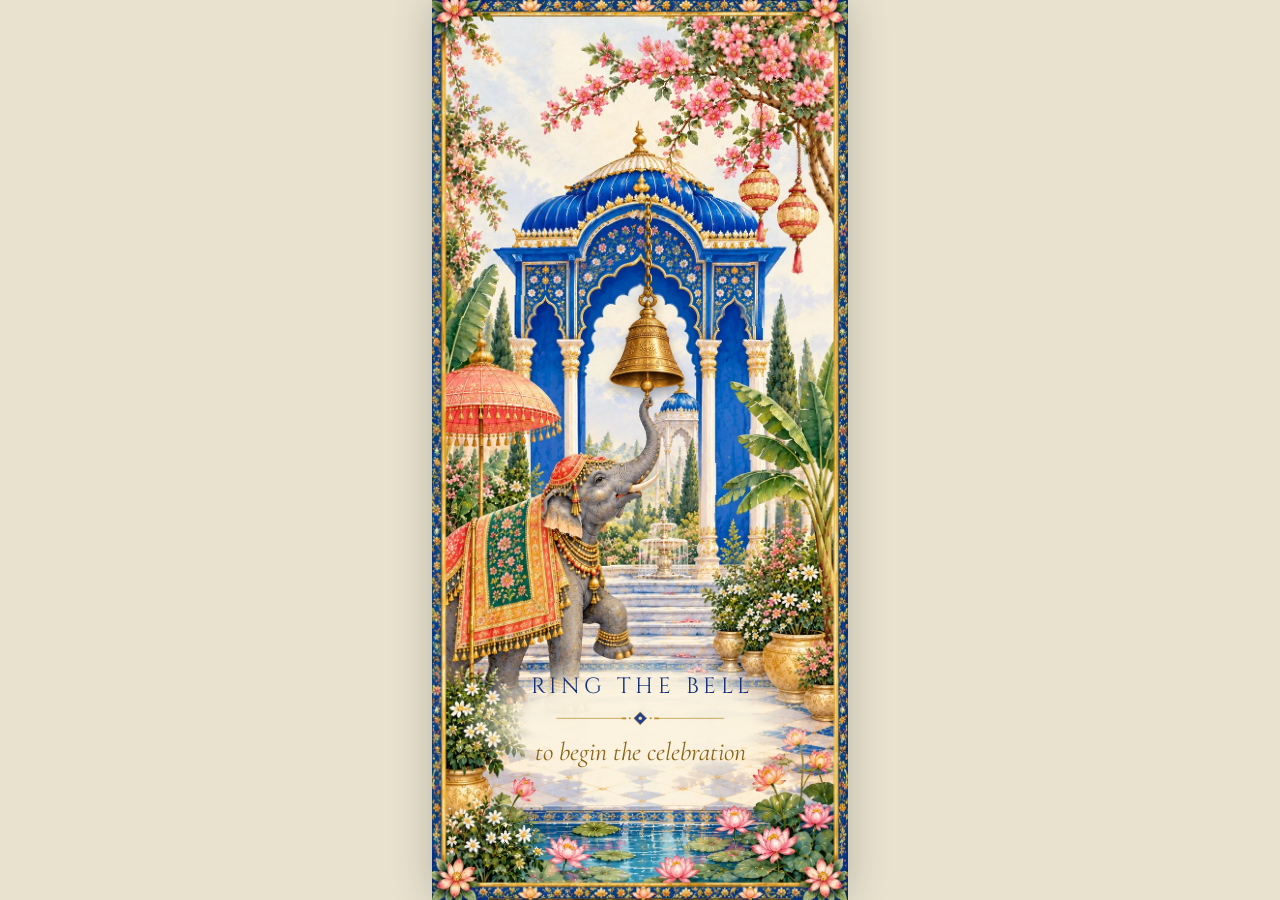
<file: index.html>
<!DOCTYPE html>
<html lang="en"><head><meta charset="utf-8">
<meta name="viewport" content="width=device-width, initial-scale=1, viewport-fit=cover">
<title>Darpan &amp; Helly – Wedding</title>
<meta name="description" content="Join Darpan and Helly for their wedding celebration on 18–19 January 2027 at Krishna Resort, Chikhli. #DarpanKiHelly">
<meta name="theme-color" content="#14307a">
<meta property="og:type" content="website">
<meta property="og:url" content="https://darpanwedshelly.in/">
<meta property="og:title" content="Darpan &amp; Helly – Wedding">
<meta property="og:description" content="18–19 January 2027 · Krishna Resort, Chikhli">
<meta property="og:image" content="https://darpanwedshelly.in/assets/img/invite/og.jpg">
<meta property="og:image:width" content="1200">
<meta property="og:image:height" content="630">
<meta name="twitter:card" content="summary_large_image">
<link rel="icon" href="assets/img/invite/monogram.webp">
<link rel="preload" as="image" href="assets/img/invite/elephant.webp">
<link rel="preconnect" href="https://fonts.googleapis.com"><link rel="preconnect" href="https://fonts.gstatic.com" crossorigin>
<link href="https://fonts.googleapis.com/css2?family=Cinzel&family=Pinyon+Script&family=Cormorant+Garamond:ital@1&display=swap" rel="stylesheet">
<style>
:root{--navy:#14307a;--gold:#a97f2a;--ivory:#fbf3df;--ink:#3b4a6b;color-scheme:light}
*{box-sizing:border-box;margin:0}
html,body{height:100%;background:#e9e2cf;overflow:hidden}
body{display:grid;place-items:center;font-family:'Cormorant Garamond',serif}
.phone{--h:min(100svh,920px);position:relative;height:var(--h);width:min(100vw,calc(var(--h)*.4626));overflow:hidden;background:var(--ivory);container-type:inline-size;box-shadow:0 0 40px #0003;opacity:1;transition:opacity .4s}
.ready .phone{opacity:1}
.scroller{position:absolute;inset:0;overflow-y:auto;scroll-snap-type:y mandatory;scrollbar-width:none;scroll-behavior:smooth}
.scroller::-webkit-scrollbar{display:none}
.page{position:relative;height:var(--h);overflow:hidden;scroll-snap-align:start}
.art{position:absolute;top:0;left:50%;height:100%;width:calc(var(--h)*941/1672);transform:translateX(-50%)}
.art>img.bg{display:block;width:100%;height:100%}
#p2{background:#fcf0da}#p3{background:#d8d4cc}
.art>.t{position:absolute;left:0;width:100%;text-align:center;white-space:nowrap}
.fx{opacity:0;transform:translateY(8px);transition:opacity .9s ease,transform .9s ease;transition-delay:var(--d,0s)}
.show .fx{opacity:1;transform:none}
.g{position:absolute;left:22.5%;width:58%;text-align:center;translate:0 -50%}
/* page 1 */
#p1{position:absolute;inset:0;z-index:5;background:#3a4c80;transition:opacity .8s ease,visibility .8s;border:0;padding:0;width:100%;cursor:pointer;font:inherit;display:block}
#p1.gone{opacity:0;visibility:hidden}
#p1 .art1{position:absolute;top:0;left:50%;transform:translateX(-50%);height:100%;width:calc(var(--h)*853/1844);container-type:size}
#p1 .art1>img{width:100%;height:100%;display:block}
.bellwrap{position:absolute;left:51.6%;top:22%;height:22.2%;aspect-ratio:549/1464;transform:translateX(-50%)}
.bell{width:100%;height:100%;transform-origin:50% 0;filter:drop-shadow(0 6px 5px #0004)}
.bell.ring{animation:ring 3.6s ease-out forwards,bglow 3.2s ease-out forwards}
@keyframes bglow{0%{filter:drop-shadow(0 6px 5px #0004)}15%{filter:drop-shadow(0 0 22px #ffd86b) drop-shadow(0 0 8px #fff3c4)}100%{filter:drop-shadow(0 6px 5px #0004)}}
@keyframes ring{0%{transform:rotate(0)}8%{transform:rotate(8deg)}22%{transform:rotate(-7deg)}38%{transform:rotate(5.5deg)}54%{transform:rotate(-4deg)}70%{transform:rotate(2.5deg)}85%{transform:rotate(-1deg)}100%{transform:rotate(0)}}
#p1:after{content:'';position:absolute;inset:0;background:radial-gradient(circle at 51% 40%,#fff8de,#ffecb8 36%,#fbf3df 72%);opacity:0;pointer-events:none}
#p1.leave{animation:out 2s ease-in forwards}#p1.leave:after{animation:bloom 2s ease-in forwards}
#p1.leave .art1{animation:zoom 2s cubic-bezier(.6,0,.3,1) forwards;transform-origin:51% 36%}
#p1.leave .cta{opacity:0;transition:opacity .5s}
@keyframes zoom{from{transform:translateX(-50%) scale(1)}to{transform:translateX(-50%) scale(2.8)}}
@keyframes bloom{0%,20%{opacity:0}65%,100%{opacity:1}}@keyframes out{0%,60%{opacity:1}100%{opacity:0}}
.cta{position:absolute;left:0;width:100%;top:72.5%;text-align:center;padding:5cqw 0;z-index:1}
.cta:before{content:"";position:absolute;inset:0 6% 0;background:radial-gradient(closest-side,#fbf3dff5 60%,#fbf3df00);z-index:-1}
.cta b{display:block;font:400 5.3cqw/1.2 'Cinzel',serif;letter-spacing:.2em;color:var(--navy);padding-left:.2em}
.cta i{display:block;font:italic 6.2cqw/1.2 'Cormorant Garamond',serif;color:#8a6418;margin-top:2.5cqw}
.cta svg{width:42cqw;height:4cqw;margin:2.4cqw auto 0;display:block}
#p1:focus-visible{outline:3px solid var(--gold);outline-offset:-6px}
.base{position:absolute;inset:0;background:var(--bg) center/100% 100% no-repeat}
.wv{position:absolute;left:calc(var(--x)*1%);top:calc(var(--y)*1%);width:calc(var(--w)*1%);height:calc(var(--h)*1%);background:var(--bg) no-repeat;background-size:100cqw 100cqh;background-position:calc(var(--x)*-1cqw) calc(var(--y)*-1cqh);
 -webkit-mask-image:linear-gradient(90deg,transparent,#000 14%,#000 86%,transparent),linear-gradient(transparent,#000 14%,#000 86%,transparent);-webkit-mask-composite:source-in;mask-image:linear-gradient(90deg,transparent,#000 14%,#000 86%,transparent),linear-gradient(transparent,#000 14%,#000 86%,transparent);mask-composite:intersect;pointer-events:none;transition:opacity .5s}
.wv.tr{transform-origin:50% 72%;animation:trunk 6.5s ease-in-out infinite alternate}
@keyframes trunk{from{transform:rotate(-1.3deg)}to{transform:rotate(1.5deg)}}
#p1.leave .wv{opacity:0}#p1.gone .wv{display:none}
.glow{position:absolute;left:51.6%;top:36%;width:34%;aspect-ratio:1;border-radius:50%;background:radial-gradient(#fff8dcdd,#ffd86b66 40%,#ffd86b00 70%);transform:translate(-50%,-50%) scale(.3);opacity:0;mix-blend-mode:screen;pointer-events:none}
#p1.ringing .glow{animation:gl 3s ease-out forwards}
@keyframes gl{0%{opacity:0;transform:translate(-50%,-50%) scale(.3)}20%{opacity:1;transform:translate(-50%,-50%) scale(1.1)}100%{opacity:0;transform:translate(-50%,-50%) scale(3)}}
.rp{position:absolute;left:51.6%;top:40%;width:6%;aspect-ratio:1;border-radius:50%;border:2px solid #f6d77a;box-shadow:0 0 14px 4px #f6d77a88,inset 0 0 12px #f6d77a66;transform:translate(-50%,-50%) scale(.2);opacity:0;pointer-events:none}
#p1.ringing .rp{animation:rp 2.4s ease-out var(--d) forwards}
@keyframes rp{0%{opacity:.95;transform:translate(-50%,-50%) scale(.2)}100%{opacity:0;transform:translate(-50%,-50%) scale(10)}}
.sparks{position:absolute;inset:0;pointer-events:none}
.sp{position:absolute;border-radius:50%;background:radial-gradient(#fff,#ffe08a 45%,#ffe08a00 72%);opacity:0;animation:tw 2.2s ease-out var(--dl) forwards}
@keyframes tw{0%{opacity:0;transform:scale(0)}30%{opacity:1;transform:scale(1)}100%{opacity:0;transform:translateY(-34px) scale(.4)}}
.pb{position:absolute;inset:0;z-index:3;pointer-events:none;opacity:0;background:radial-gradient(circle at 50% 38%,#fff7dc,#ffecb8 40%,#fbf3df00 85%)}
.pb.go{animation:pb 2.4s ease-out forwards}@keyframes pb{0%{opacity:.95}100%{opacity:0}}
/* page 2 */
.nm{font:400 19cqw/.88 'Pinyon Script',cursive;color:var(--navy)}
.nm{position:relative}.nm:first-child{left:2.5cqw}.nm:last-child{left:-2.5cqw}
.amp{margin:0;position:relative;left:-1cqw;z-index:1;font:400 22cqw/.46 'Pinyon Script',cursive;color:var(--gold)}
.ln{font:700 5cqw/1 'Cinzel',serif;color:var(--navy);padding-left:.16em;text-shadow:0 0 6px #fcf0da,0 0 12px #fcf0da}
.dv{display:block;width:62%;height:4cqw;margin:0 auto}
.scr{position:absolute;left:20%;width:60%;top:84.6%;text-align:center;opacity:var(--f,1);background:none;border:0;padding:2cqw 0 3cqw;cursor:pointer;font:inherit}.scr:focus-visible{outline:2px solid var(--gold);outline-offset:2px}
.scr span{display:inline-block;font:700 4.4cqw/1 'Cinzel',serif;letter-spacing:.16em;color:var(--navy);padding:2cqw 4cqw 2cqw 4.16cqw;border-radius:99px;background:#fbf3dfe6;box-shadow:0 0 0 1px #c9a24a;animation:pl 1.8s cubic-bezier(.45,0,.55,1) infinite}
.scr svg{display:block;width:4cqw;height:8cqw;margin:2.6cqw auto 0;animation:ar 1.8s cubic-bezier(.45,0,.55,1) infinite}
@keyframes pl{50%{opacity:.85}}@keyframes ar{50%{transform:translateY(7px)}}
.logo{opacity:0;transform:scale(.9);filter:blur(9px);transition:opacity 1.6s ease .3s,transform 1.9s cubic-bezier(.2,.7,.2,1) .3s,filter 1.5s ease .3s}
#p2.show .logo{opacity:1;transform:none;filter:none}
.logo img{display:block;margin:0 auto;height:calc(var(--h)*.30);width:auto}
#p2.show .logo img{animation:glow 3.4s ease-in-out 1.9s 1}
@keyframes glow{50%{filter:drop-shadow(0 0 14px #f2d283aa)}}
.p3fade{position:absolute;inset:0 0 auto;height:18%;z-index:3;pointer-events:none;background:linear-gradient(#fcf0da,#fcf0da00);opacity:calc(1 - var(--p,0))}
/* bird */
.bird{position:absolute;left:6.06%;top:11%;width:20.2%;opacity:0;pointer-events:none;animation:fly 20s linear infinite;animation-play-state:paused}
#p2.show .bird{animation-play-state:running}
.bird img{width:100%;display:block;transform-origin:55% 60%;animation:flap .55s ease-in-out infinite alternate}
@keyframes fly{0%{opacity:0;transform:translate(0,0)}5%{opacity:1}25%{transform:translate(13cqw,-2.5cqw)}50%{transform:translate(26cqw,.5cqw)}75%{opacity:1;transform:translate(39cqw,-2.5cqw)}90%,100%{opacity:0;transform:translate(48cqw,-1cqw)}}
@keyframes flap{from{transform:scaleY(.95) rotate(-1.5deg)}to{transform:scaleY(1.03) rotate(1.5deg)}}
/* page 3 */
#p3 .art>img{opacity:0;transition:opacity 1.2s ease}#p3.show .art>img{opacity:1}
.bl{font:italic 4cqw/1.5 'Cormorant Garamond',serif;color:var(--ink)}.bl:first-child{color:var(--navy)}
.n3{font:400 15cqw/1 'Pinyon Script',cursive;color:var(--navy)}
.pr{font:italic 3.5cqw/1.45 'Cormorant Garamond',serif;color:var(--ink)}
.am3{font:400 12cqw/1 'Pinyon Script',cursive;color:var(--gold)}
.dt{font:400 3.6cqw/1 'Cinzel',serif;letter-spacing:.14em;color:var(--navy)}
.vn{font:italic 4cqw/1.2 'Cormorant Garamond',serif;color:var(--ink);margin-top:2cqw}
.amrow{display:flex;align-items:center;justify-content:center;gap:3cqw}.amrow i{display:block;width:17cqw;border-top:1px solid #b98a30}
.dv3{display:block;width:46cqw;height:3.7cqw;margin:0 auto}
/* page 4: celebrations (same look, links into the rest of the site) */
#p4{background:var(--ivory);display:flex;flex-direction:column;align-items:center;justify-content:center;gap:3.2cqw;padding:7cqw 9cqw 8cqw;text-align:center}
#p4:before{content:"";position:absolute;inset:3.5cqw;border:1px solid #b98a3066;outline:1px solid #b98a3033;outline-offset:1.4cqw;pointer-events:none}
.k4{font:400 5cqw/1 'Cinzel',serif;letter-spacing:.2em;color:var(--navy);padding-left:.2em}
.cd{display:flex;justify-content:center;gap:6cqw}
.cd b{display:block;font:400 9cqw/1 'Cinzel',serif;color:var(--navy);font-variant-numeric:tabular-nums}
.cd span{display:block;font:italic 3.6cqw/1.4 'Cormorant Garamond',serif;color:var(--ink)}
.evs{list-style:none;padding:0;width:100%;border-top:1px solid #b98a3055}
.evs li{border-bottom:1px solid #b98a3055}
.evs a{display:flex;justify-content:space-between;align-items:baseline;gap:3cqw;padding:2.1cqw .5cqw;text-decoration:none;color:var(--navy)}
.evs a b{font:italic 4.3cqw/1.15 'Cormorant Garamond',serif;font-weight:400;text-align:left}
.evs a span{font:400 2.7cqw/1 'Cinzel',serif;letter-spacing:.08em;color:#8a6418;white-space:nowrap}
.evs a:hover b,.evs a:focus-visible b{color:#8a6418}
.btns{display:flex;flex-wrap:wrap;justify-content:center;gap:2.4cqw}
.btns a{font:400 3.1cqw/1 'Cinzel',serif;letter-spacing:.14em;text-decoration:none;padding:3cqw 4.2cqw;border-radius:99px;color:var(--navy);border:1px solid #c9a24a;background:radial-gradient(circle at 35% 30%,#fffaf0,#f1e2bd)}
.btns a.pri{background:var(--navy);color:var(--ivory);border-color:var(--navy)}
.tag4{font:italic 4.4cqw/1 'Cormorant Garamond',serif;color:#8a6418}
/* controls */
.ctl{position:absolute;right:4.5cqw;bottom:6cqw;z-index:4;display:grid;gap:3cqw;transition:opacity .5s}
.ctl.hide{opacity:0;pointer-events:none}
.ctl button{width:13cqw;height:13cqw;border-radius:50%;border:.7cqw solid #c9a24a;background:radial-gradient(circle at 35% 30%,#fffaf0,#f1e2bd);box-shadow:0 1.2cqw 3cqw #0004,inset 0 0 0 .8cqw #fff8;display:grid;place-items:center;cursor:pointer;padding:0}
.ctl svg{width:55%;height:55%}
button:focus-visible,a:focus-visible{outline:3px solid var(--navy);outline-offset:3px}
.menu{position:absolute;inset:0;z-index:6;background:#fbf3dff2;display:grid;place-content:center;gap:5cqw;text-align:center;opacity:0;visibility:hidden;transition:opacity .4s,visibility .4s}
.menu.open{opacity:1;visibility:visible}
.menu button,.menu a{background:none;border:0;font:400 6cqw 'Cinzel',serif;letter-spacing:.18em;color:var(--navy);cursor:pointer;padding:2cqw 4cqw;text-decoration:none}
.menu hr{width:30cqw;margin:0 auto;border:0;border-top:1px solid #b98a3088}
.menu .x{font-size:4cqw;color:var(--gold)}
.sr{position:absolute;width:1px;height:1px;overflow:hidden;clip:rect(0 0 0 0)}
@media (prefers-reduced-motion:reduce){.wv,.rp,.glow,.sparks,.pb{display:none}.bird,.p3fade{display:none}.logo{transform:none!important;filter:none!important;transition-duration:.2s!important;transition-delay:0s!important}*{animation:none!important;scroll-behavior:auto!important}.fx{transform:none;transition-duration:.2s;transition-delay:0s!important}#p3 .art>img{transition-duration:.2s}#p1{transition-duration:.2s}}
</style></head><body>
<noscript><style>#p1,.ctl,.scr{display:none}.fx,.logo,#p3 .art>img{opacity:1;transform:none;filter:none}.scroller{overflow-y:auto}</style></noscript>
<svg width="0" height="0" style="position:absolute"><defs>
<filter id="f1" color-interpolation-filters="sRGB"><feTurbulence type="fractalNoise" baseFrequency="0.008 0.014" numOctaves="2" seed="3" result="n"><animate attributeName="baseFrequency" dur="15s" values="0.008 0.014;0.011 0.018;0.008 0.014" repeatCount="indefinite"/></feTurbulence><feColorMatrix in="n" type="matrix" values="1 0 0 0 0 0 1 0 0 0 0 0 1 0 0 0 0 0 0 1" result="m"/><feDisplacementMap in="SourceGraphic" in2="m" scale="7" xChannelSelector="R" yChannelSelector="G"/></filter>
<filter id="f2" color-interpolation-filters="sRGB"><feTurbulence type="fractalNoise" baseFrequency="0.01 0.016" numOctaves="2" seed="8" result="n"><animate attributeName="baseFrequency" dur="18s" values="0.01 0.016;0.013 0.02;0.01 0.016" repeatCount="indefinite"/></feTurbulence><feColorMatrix in="n" type="matrix" values="1 0 0 0 0 0 1 0 0 0 0 0 1 0 0 0 0 0 0 1" result="m"/><feDisplacementMap in="SourceGraphic" in2="m" scale="6" xChannelSelector="R" yChannelSelector="G"/></filter>
<filter id="f3" color-interpolation-filters="sRGB"><feTurbulence type="fractalNoise" baseFrequency="0.006 0.012" numOctaves="2" seed="5" result="n"><animate attributeName="baseFrequency" dur="17s" values="0.006 0.012;0.009 0.016;0.006 0.012" repeatCount="indefinite"/></feTurbulence><feColorMatrix in="n" type="matrix" values="1 0 0 0 0 0 1 0 0 0 0 0 1 0 0 0 0 0 0 1" result="m"/><feDisplacementMap in="SourceGraphic" in2="m" scale="8" xChannelSelector="R" yChannelSelector="G"/></filter>
<filter id="f4" color-interpolation-filters="sRGB"><feTurbulence type="fractalNoise" baseFrequency="0.004 0.006" numOctaves="1" seed="2" result="n"><animate attributeName="baseFrequency" dur="20s" values="0.004 0.006;0.006 0.009;0.004 0.006" repeatCount="indefinite"/></feTurbulence><feColorMatrix in="n" type="matrix" values="1 0 0 0 0 0 1 0 0 0 0 0 1 0 0 0 0 0 0 1" result="m"/><feDisplacementMap in="SourceGraphic" in2="m" scale="3" xChannelSelector="R" yChannelSelector="G"/></filter>
<filter id="f5" color-interpolation-filters="sRGB"><feTurbulence type="fractalNoise" baseFrequency="0.004 0.06" numOctaves="1" seed="11" result="n"><animate attributeName="baseFrequency" dur="11s" values="0.004 0.06;0.007 0.075;0.004 0.06" repeatCount="indefinite"/></feTurbulence><feColorMatrix in="n" type="matrix" values="1 0 0 0 0 0 1 0 0 0 0 0 1 0 0 0 0 0 0 1" result="m"/><feDisplacementMap in="SourceGraphic" in2="m" scale="5" xChannelSelector="R" yChannelSelector="G"/></filter>
<symbol id="orn" viewBox="0 0 300 24"><g stroke="#b98a30" stroke-width="1.2" fill="none"><path d="M6 12H118M182 12H294"/><path d="M118 12h8M174 12h8" stroke-width="3"/></g><g transform="translate(150 12)"><path d="M0-11 11 0 0 11-11 0Z" fill="#1d3f94" stroke="#b98a30" stroke-width="1.4"/><circle r="3" fill="#f1d98a"/><circle cx="-18" r="1.8" fill="#b98a30"/><circle cx="18" r="1.8" fill="#b98a30"/></g></symbol>
</defs></svg>
<main class="phone" id="phone">
<button id="p1" aria-label="Ring the bell to begin the celebration">
 <div class="art1" style="--bg:url(assets/img/invite/elephant.webp)"><div class="base" role="img" aria-label="A decorated elephant beneath a royal blue palace arch, reaching up to a golden bell"></div><div class="wv" style="--x:22;--y:3;--w:74;--h:29;filter:url(#f1)"></div><div class="wv" style="--x:4;--y:6;--w:22;--h:36;filter:url(#f2)"></div><div class="wv" style="--x:64;--y:33;--w:32;--h:26;filter:url(#f3)"></div><div class="wv" style="--x:4;--y:46;--w:46;--h:32;filter:url(#f4)"></div><div class="wv tr" style="--x:36;--y:41;--w:20;--h:18"></div><div class="wv" style="--x:6;--y:90.2;--w:88;--h:6.2;filter:url(#f5)"></div><div class="glow"></div><div class="rp" style="--d:0s"></div><div class="rp" style="--d:.4s"></div><div class="rp" style="--d:.8s"></div><div class="sparks" id="sparks"></div>
  <div class="bellwrap"><img class="bell" id="bell" src="assets/img/invite/bell.webp" alt=""></div>
  <div class="cta"><b>RING THE BELL</b><svg viewBox="0 0 300 24"><use href="#orn"/></svg><i>to begin the celebration</i></div></div>
</button>
<div class="scroller" id="sc">
 <section class="page" id="p2"><div class="art"><img class="bg" src="assets/img/invite/garden.webp" alt="Marble pavilions and a fountain in a lotus pond, beneath pink blossoms">
  <div class="bird"><img src="assets/img/invite/kingfisher.webp" alt=""></div>
  <div class="t" style="top:17%"><h1 class="sr">Darpan &amp; Helly</h1><div class="logo"><img src="assets/img/invite/monogram.webp" alt="Monogram of Darpan and Helly"></div></div>
  <div class="t fx" style="top:49.1%;--d:1.5s"><svg class="dv" viewBox="0 0 300 24"><use href="#orn"/></svg></div>
  <div class="t fx" style="top:54.1%;--d:1.8s"><div class="ln">18 — 19 JANUARY 2027</div></div>
  <div class="t fx" style="top:59.5%;--d:2s"><div class="ln" style="letter-spacing:.22em">CHIKHLI</div></div>
  <button class="scr fx" id="scr" style="--d:2.5s" aria-label="Scroll to explore: go to the invitation"><span>SCROLL TO EXPLORE</span><svg viewBox="0 0 16 32" fill="none" stroke="#14307a" stroke-width="1.5" stroke-linecap="round" stroke-linejoin="round"><path d="M8 2v27M2 23l6 6 6-6"/></svg></button>
 </div></section>
 <section class="page" id="p3"><div class="p3fade"></div><div class="art"><img class="bg" src="assets/img/invite/frame.webp" alt="Invitation panel framed by blue and gold arch, peacocks and hanging domes">
  <div class="g fx" style="top:30.5%;--d:1.2s"><div class="bl">With the blessings of the divine<br><span style="color:var(--ink)">we request the honour of your presence<br>at the wedding celebration of</span></div></div>
  <div class="g fx" style="top:40.6%;--d:1.45s"><div class="n3">Darpan</div><div class="pr">(S/O Mr. Dinesh J Shrishrimal<br>&amp; Mrs. Meenal D Shrishrimal)</div></div>
  <div class="g fx" style="top:48.8%;--d:1.7s;left:12%;width:78%"><div class="amrow"><i></i><span class="am3">Weds</span><i></i></div></div>
  <div class="g fx" style="top:58.2%;--d:1.95s"><div class="n3">Helly</div><div class="pr">(D/O Mr. Mahavir U Shah<br>&amp; Mrs. Bhavika M Shah)</div></div>
  <div class="g fx" style="top:70.8%;--d:2.2s"><div class="dt">18 – 19 JANUARY 2027</div><div class="vn">Krishna Resort, Chikhli</div></div>
 <div class="g fx" style="top:66.4%;--d:2.1s"><svg class="dv3" viewBox="0 0 300 24"><use href="#orn"/></svg></div>
  <div class="g fx" style="top:75.8%;--d:2.4s"><svg class="dv3" viewBox="0 0 300 24"><use href="#orn"/></svg></div>
 </div></section>
 <section class="page" id="p4" aria-labelledby="k4">
  <h2 class="k4 fx" id="k4" style="--d:.2s">CELEBRATIONS</h2>
  <svg class="dv3 fx" style="--d:.35s" viewBox="0 0 300 24" aria-hidden="true"><use href="#orn"/></svg>
  <div class="cd fx" id="countdown" style="--d:.5s" aria-label="Time until the celebrations begin"><div><b data-u="d">–</b><span>days</span></div><div><b data-u="h">–</b><span>hours</span></div><div><b data-u="m">–</b><span>minutes</span></div></div>
  <ul class="evs fx" id="evs" style="--d:.7s"></ul>
  <div class="btns fx" style="--d:.9s"><a class="pri" href="rsvp.html">RSVP</a><a href="events.html">FULL SCHEDULE</a><a href="story.html">OUR STORY</a><a href="celebrations.html">CELEBRATION</a><a href="https://www.google.com/maps/search/?api=1&amp;query=Krishna+Resort+Chikhli" target="_blank" rel="noopener">LOCATION</a></div>
  <p class="tag4 fx" style="--d:1.1s">#DarpanKiHelly</p>
 </section>
</div>
<div class="pb" id="pb"></div>
<div class="ctl hide" id="ctl">
 <button id="mus" aria-label="Turn wedding music off" aria-pressed="true"><svg viewBox="0 0 24 24" fill="#b98a30"><path d="M9 17V6l10-2v11" fill="none" stroke="#b98a30" stroke-width="1.8"/><circle cx="7" cy="17.5" r="2.6"/><circle cx="17" cy="15.5" r="2.6"/></svg></button>
 <button id="nav" aria-label="Open navigation menu" aria-expanded="false"><svg viewBox="0 0 24 24"><circle cx="12" cy="12" r="9.5" fill="none" stroke="#c9a24a" stroke-width="1"/><path d="M12 3l3 9-3 9-3-9z" fill="#14307a" transform="rotate(40 12 12)"/><path d="M12 3l3 9H9z" fill="#b98a30" transform="rotate(40 12 12)"/></svg></button>
</div>
<nav class="menu" id="menu" aria-label="Site menu"><button data-t="p2">THE COUPLE</button><button data-t="p3">INVITATION</button><button data-t="p4">CELEBRATIONS</button><hr><a href="events.html">EVENT DETAILS</a><a href="story.html">OUR STORY</a><a href="rsvp.html">RSVP</a><button class="x" id="cl">CLOSE</button></nav>
</main>
<script src="assets/events-data.js"></script>
<script src="assets/music.js"></script>
<script>
(()=>{
const $=id=>document.getElementById(id),body=document.body,sc=$('sc'),rm=matchMedia('(prefers-reduced-motion:reduce)').matches;
const go=()=>body.classList.add('ready');
Promise.race([Promise.all(['1em Cinzel','1em "Pinyon Script"','italic 1em "Cormorant Garamond"'].map(f=>document.fonts.load(f))),new Promise(r=>setTimeout(r,3000))]).then(()=>document.fonts.ready).then(go,go);
let ac;
const AC=()=>ac||(ac=new (window.AudioContext||window.webkitAudioContext)());
function bellSound(){try{const c=AC(),t=c.currentTime,o=c.createGain();o.gain.value=.5;o.connect(c.destination);
[[1,1],[2.01,.5],[2.76,.45],[4.07,.25],[5.4,.18],[8.9,.08]].forEach(([r,a])=>{const s=c.createOscillator(),g=c.createGain();s.frequency.value=392*r;s.type='sine';g.gain.setValueAtTime(0,t);g.gain.linearRampToValueAtTime(a*.5,t+.01);g.gain.exponentialRampToValueAtTime(.0005,t+(r>3?1.4:4.2));s.connect(g).connect(o);s.start(t);s.stop(t+4.5)})}catch(e){}}
function sparks(){const b=$('sparks');for(let i=0;i<22;i++){const s=document.createElement('span'),z=4+Math.random()*6;s.className='sp';s.style.cssText=`left:${34+Math.random()*34}%;top:${18+Math.random()*30}%;width:${z}px;height:${z}px;--dl:${(Math.random()*1.6).toFixed(2)}s`;b.appendChild(s)}}
// Guests coming back from another page this session skip the bell; music.js carries the song on
const KEY='dkh-rang',seen=(()=>{try{return sessionStorage.getItem(KEY)}catch(e){}})();
function enter(){$('p1').classList.add('gone');body.classList.add('entered');$('p2').classList.add('show');$('ctl').classList.remove('hide');try{sessionStorage.setItem(KEY,1)}catch(e){}}
$('p1').onclick=()=>{const p=$('p1');if(p.dataset.d)return;p.dataset.d=1;
 $('bell').classList.add('ring');bellSound();if(!rm){p.classList.add('ringing');sparks()}
 if(rm){setTimeout(fin,300);return}
 setTimeout(()=>p.classList.add('leave'),1100);setTimeout(()=>{$('p2').classList.add('show');$('pb').classList.add('go');$('ctl').classList.remove('hide');music(true)},2500);setTimeout(fin,3200);
 function fin(){enter();if(rm)music(true)}};
const io=new IntersectionObserver(e=>e.forEach(x=>{if(x.isIntersecting&&body.classList.contains('entered'))x.target.classList.add('show')}),{root:sc,threshold:.3});
io.observe($('p3'));io.observe($('p4'));
const a2=document.querySelector('#p2 .art');
function ease(y){if(rm){sc.scrollTop=y;return}const y0=sc.scrollTop,d=y-y0,t0=performance.now(),D=1600;sc.style.scrollSnapType='none';sc.style.scrollBehavior='auto';
 (function f(n){const k=Math.min(1,(n-t0)/D),e=k<.5?4*k*k*k:1-Math.pow(-2*k+2,3)/2;sc.scrollTop=y0+d*e;if(k<1)requestAnimationFrame(f);else{sc.style.scrollSnapType='';sc.style.scrollBehavior=''}})(t0)}
sc.addEventListener('scroll',()=>{const s=sc.scrollTop,h=sc.clientHeight,pr=Math.min(1,s/h),f=Math.max(0,1-s/(h*.12));
 $('scr').style.setProperty('--f',f);$('scr').style.pointerEvents=f<.2?'none':'auto';
 if(!rm){a2.style.transform='translate(-50%,'+(Math.min(s,h)*.45)+'px)';a2.style.opacity=1-pr*.75;$('p3').style.setProperty('--p',pr)}},{passive:true});
$('scr').onclick=()=>ease($('p3').offsetTop);
const m=$('menu'),nb=$('nav');
const tgl=o=>{m.classList.toggle('open',o);nb.setAttribute('aria-expanded',o);if(o)m.querySelector('button').focus();else nb.focus()};
document.addEventListener('keydown',e=>{if(e.key==='Escape'&&m.classList.contains('open'))tgl(false);if(e.key==='Tab'&&m.classList.contains('open')){const items=[...m.querySelectorAll('button,a')],first=items[0],last=items[items.length-1];if(e.shiftKey&&document.activeElement===first){e.preventDefault();last.focus()}else if(!e.shiftKey&&document.activeElement===last){e.preventDefault();first.focus()}}});
nb.onclick=()=>tgl(!m.classList.contains('open'));$('cl').onclick=()=>tgl(false);
m.querySelectorAll('[data-t]').forEach(b=>b.onclick=()=>{tgl(false);ease($(b.dataset.t).offsetTop)});
// Celebrations: event list from the shared data, plus the countdown
const esc=s=>String(s).replace(/[&<>"]/g,c=>({'&':'&amp;','<':'&lt;','>':'&gt;','"':'&quot;'}[c]));
$('evs').innerHTML=(window.DKH_EVENTS||[]).map(ev=>`<li><a href="event.html?e=${ev.slug}"><b>${esc(ev.name)}</b><span>${esc(ev.date.replace(' January',' Jan'))} · ${esc(ev.time)}</span></a></li>`).join('');
const cells={};$('countdown').querySelectorAll('b').forEach(b=>cells[b.dataset.u]=b);
const target=new Date('2027-01-18T08:00:00+05:30').getTime();
const run=()=>{const s=Math.max(0,Math.floor((target-Date.now())/1000));cells.d.textContent=Math.floor(s/86400);cells.h.textContent=String(Math.floor(s/3600)%24).padStart(2,'0');cells.m.textContent=String(Math.floor(s/60)%60).padStart(2,'0')};
run();setInterval(run,30000);
const hash=location.hash.slice(1),jump={couple:'p2',invitation:'p3',celebrations:'p4'}[hash];
if(seen||jump){enter();if(jump)requestAnimationFrame(()=>{sc.scrollTop=$(jump).offsetTop})}
})();
</script>
</body></html>
</file>
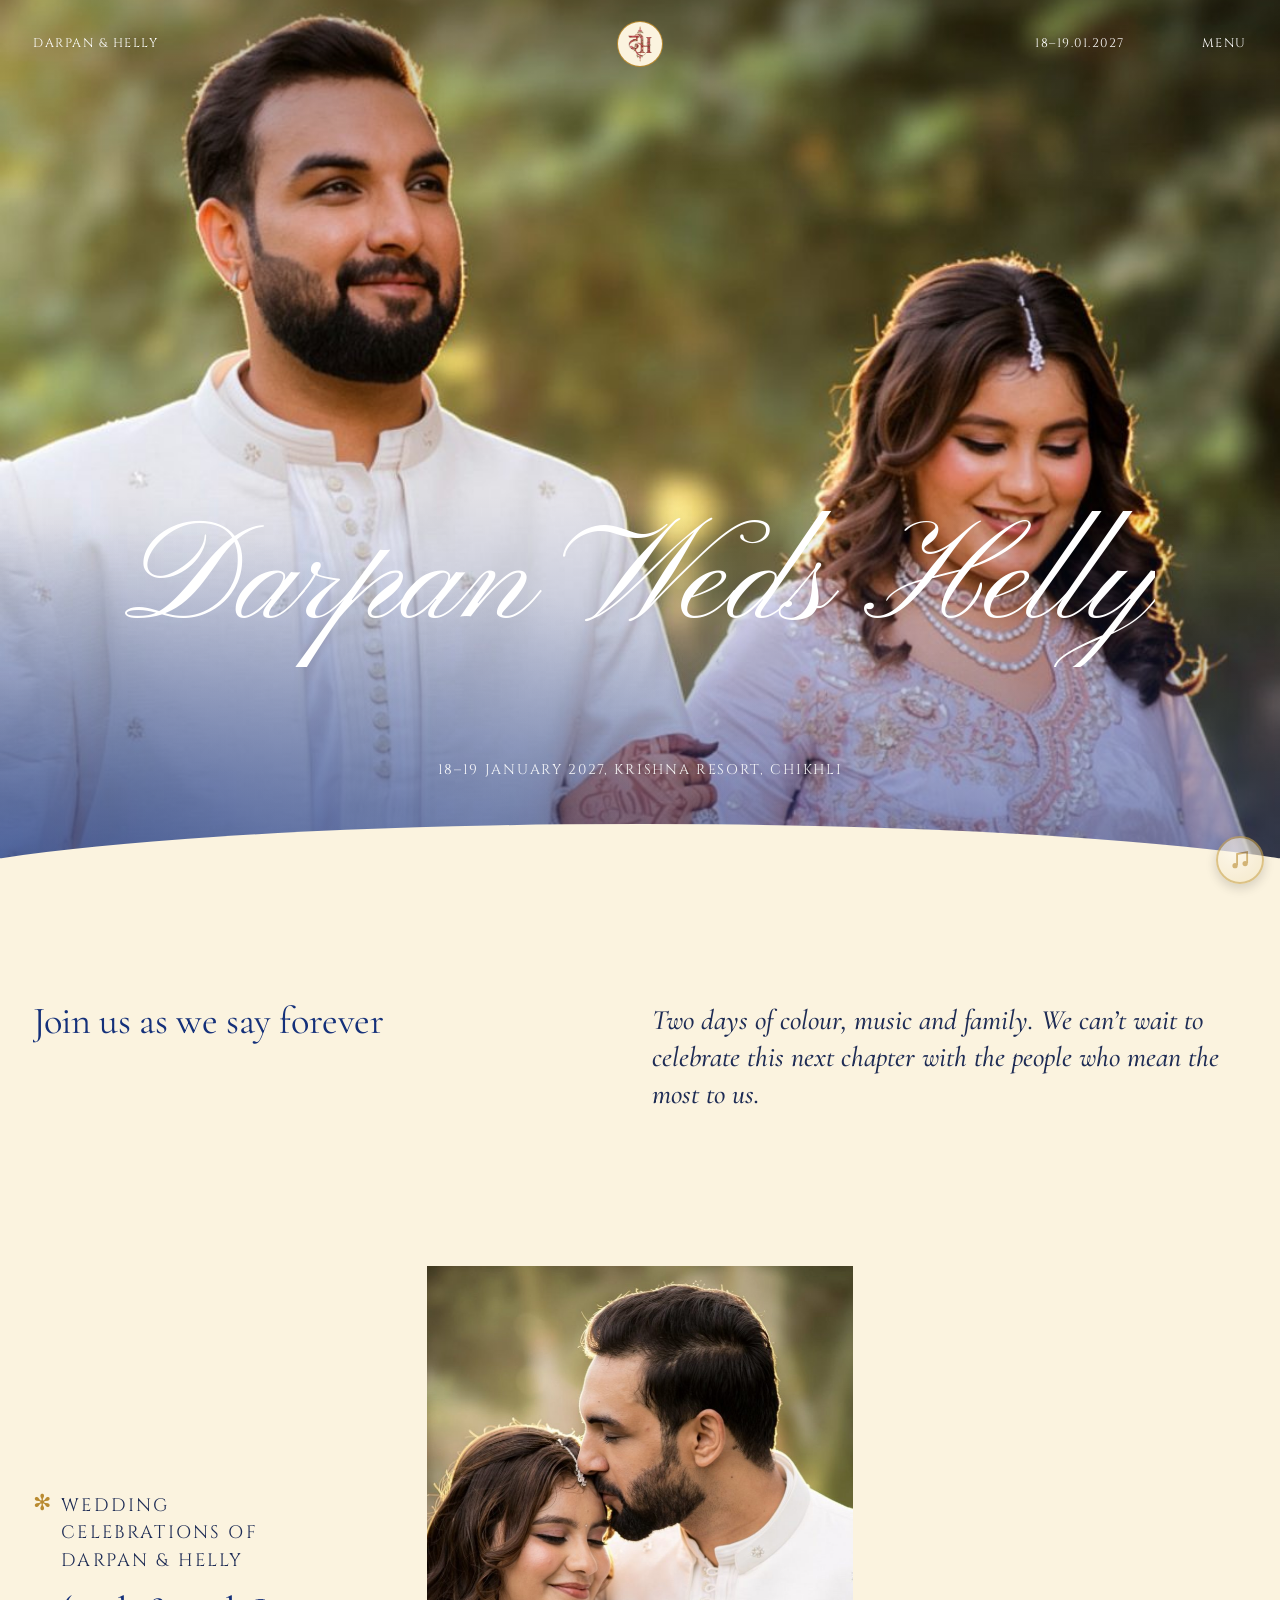
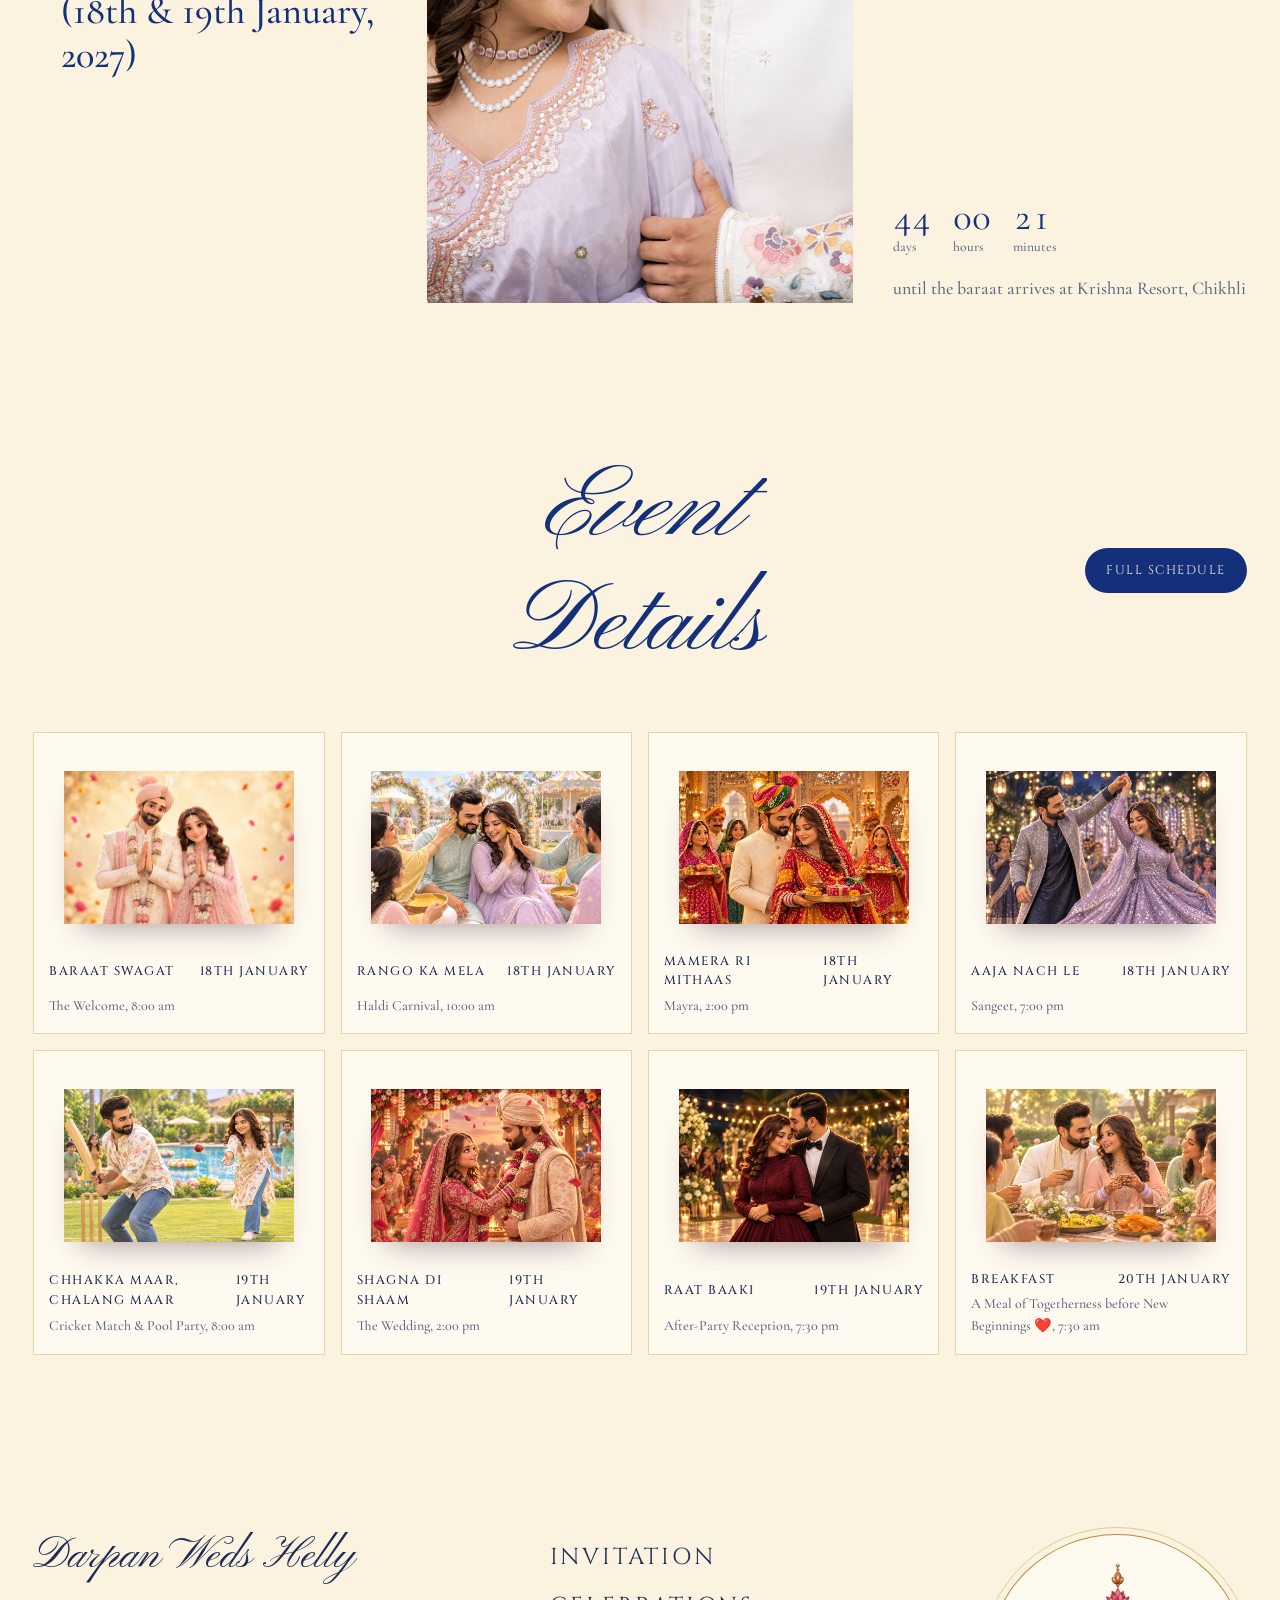
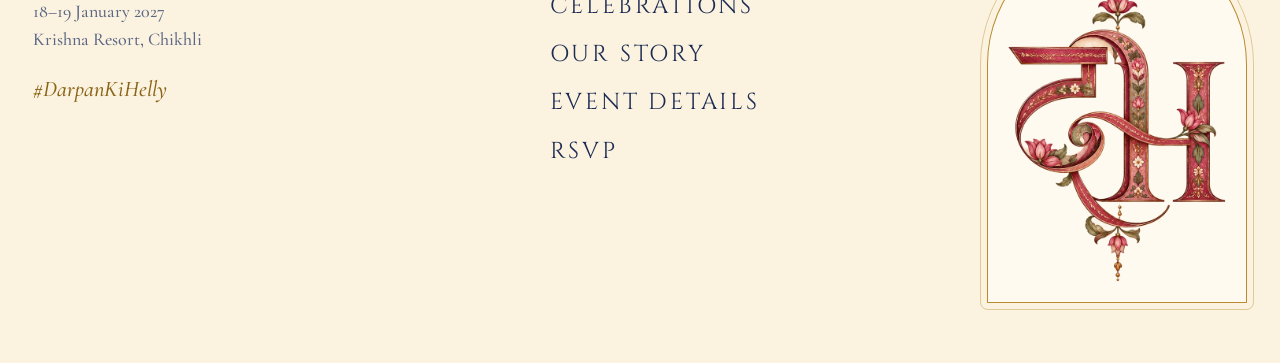
<file: celebrations.html>
<!doctype html>
<html lang="en">
<head>
<meta charset="utf-8">
<meta name="viewport" content="width=device-width, initial-scale=1, viewport-fit=cover">
<title>Celebrations – Darpan &amp; Helly</title>
<meta name="description" content="Darpan & Helly invite you to their wedding celebrations, 18–19 January 2027 at Krishna Resort, Chikhli. #DarpanKiHelly">
<meta property="og:type" content="website">
<meta property="og:url" content="https://darpanwedshelly.in/celebrations.html">
<meta property="og:title" content="Darpan & Helly – #DarpanKiHelly">
<meta property="og:description" content="You're invited! 18–19 January 2027, Krishna Resort, Chikhli">
<meta property="og:image" content="https://darpanwedshelly.in/assets/img/hero.jpg">
<meta name="twitter:card" content="summary_large_image">
<meta name="theme-color" content="#14307a">
<link rel="icon" href="assets/img/invite/monogram.webp">
<link rel="preconnect" href="https://fonts.googleapis.com">
<link rel="preconnect" href="https://fonts.gstatic.com" crossorigin>
<link href="https://fonts.googleapis.com/css2?family=Cinzel&family=Pinyon+Script&family=Cormorant+Garamond:ital,wght@0,400;0,500;0,600;1,400;1,500&display=swap" rel="stylesheet">
<link rel="stylesheet" href="assets/style.css">
</head>
<body>

<header class="head">
  <a class="head__names" href="index.html">Darpan &amp; Helly</a>
  <a class="head__mark" href="index.html" aria-label="Home"><img src="assets/img/invite/monogram.webp" alt=""></a>
  <div class="head__right">
    <span class="head__date">18–19.01.2027</span>
    <button class="head__menu" type="button" aria-expanded="false" aria-controls="menu">Menu</button>
  </div>
</header>
<nav class="menu" id="menu" aria-hidden="true" aria-label="Site">
  <ul class="menu__links">
    <li><a href="index.html#invitation">Invitation</a></li>
    <li><a href="celebrations.html" aria-current="page">Celebrations</a></li>
    <li><a href="story.html">Our Story</a></li>
    <li><a href="events.html">Event Details</a></li>
    <li><a href="rsvp.html">RSVP</a></li>
  </ul>
</nav>

<main>
  <section class="hero">
    <div class="hero__img"><img src="assets/img/IMG_1973.jpg" alt="Darpan and Helly" fetchpriority="high" style="object-position:50% 22%"></div>
    <h1 class="hero__title" data-lines>
      <span class="line"><span>Darpan Weds Helly</span></span>
      <span class="line"><span class="hero__sub">18–19 January 2027, Krishna Resort, Chikhli</span></span>
    </h1>
  </section>

  <section class="intro wrap">
    <h2 class="h-lg" data-lines><span class="line"><span>Join us as we say forever</span></span></h2>
    <p class="lede fade" data-delay="1">Two days of colour, music and family. We can’t wait to celebrate this next chapter with the people who mean the most to us.</p>
  </section>

  <section class="feature wrap section">
    <div class="feature__text fade">
      <span class="feature__star" aria-hidden="true">✻</span>
      <div>
        <p class="feature__label">Wedding celebrations of Darpan &amp; Helly</p>
        <p class="feature__dates">(18th &amp; 19th January, 2027)</p>
      </div>
    </div>
    <div class="feature__photo"><img src="assets/img/IMG_2235.jpg" alt="Darpan kisses Helly's forehead at golden hour"></div>
    <div class="feature__side fade" data-delay="1">
      <div class="countdown" id="countdown" aria-label="Time until the celebrations begin">
        <div><b data-u="d">–</b><span>days</span></div>
        <div><b data-u="h">–</b><span>hours</span></div>
        <div><b data-u="m">–</b><span>minutes</span></div>
      </div>
      <p class="feature__place">until the baraat arrives at Krishna Resort, Chikhli</p>
    </div>
  </section>

  <section class="wrap section" aria-labelledby="ev-h">
    <div class="sec-head">
      <h2 class="display" id="ev-h" data-lines><span class="line"><span><i>Event</i></span></span><span class="line"><span>Details</span></span></h2>
      <a class="btn" href="events.html">Full schedule</a>
    </div>
    <div class="cards cards--all" id="eventCards"></div>
  </section>

</main>

<footer class="foot wrap">
  <div>
    <p class="foot__names">Darpan Weds Helly</p>
    <p class="foot__info">18–19 January 2027<br>Krishna Resort, Chikhli</p>
    <p class="foot__tag">#DarpanKiHelly</p>
  </div>
  <ul class="foot__links">
    <li><a href="index.html#invitation">Invitation</a></li>
    <li><a href="celebrations.html">Celebrations</a></li>
    <li><a href="story.html">Our Story</a></li>
    <li><a href="events.html">Event Details</a></li>
    <li><a href="rsvp.html">RSVP</a></li>
  </ul>
  <div class="foot__card"><img src="assets/img/invite/monogram.webp" alt="Darpan and Helly monogram" loading="lazy"></div>
</footer>

<script src="assets/events-data.js"></script>
<script src="assets/main.js"></script>
<script src="assets/music.js"></script>
</body>
</html>
</file>
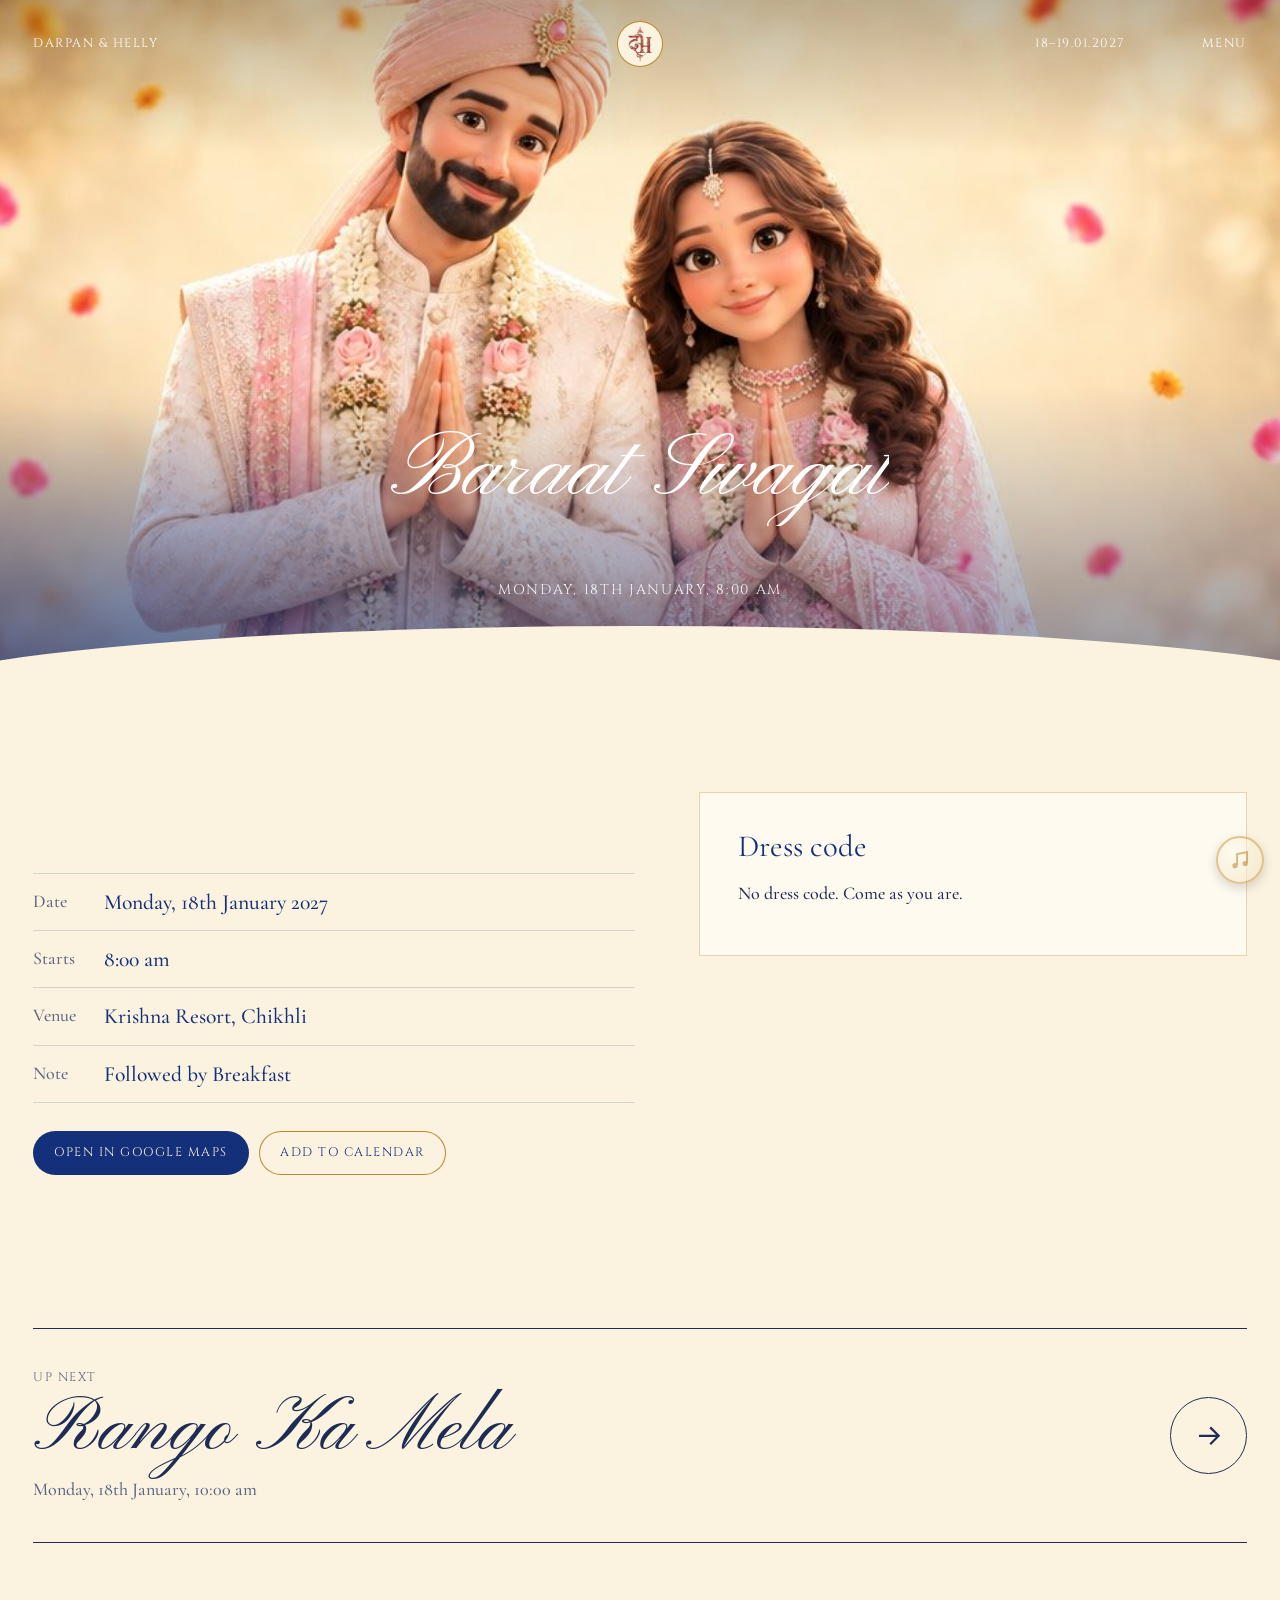
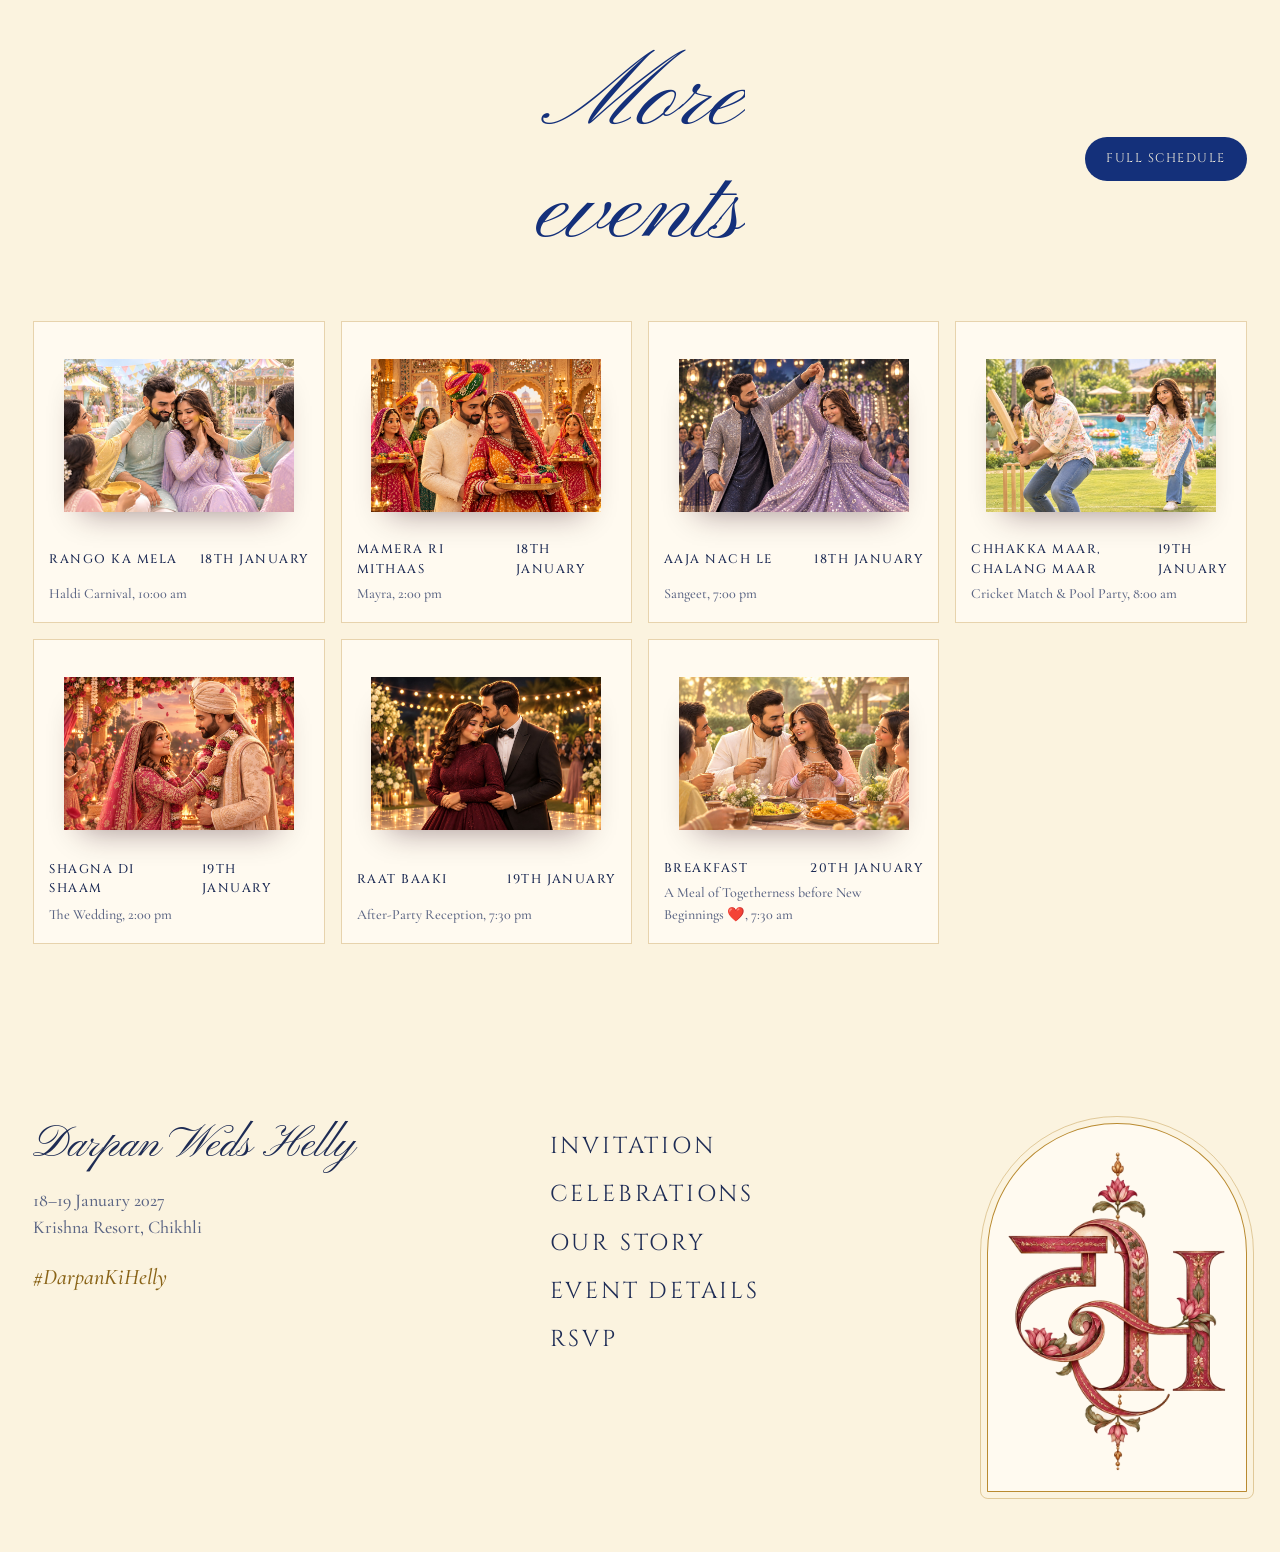
<file: event.html>
<!doctype html>
<html lang="en">
<head>
<meta charset="utf-8">
<meta name="viewport" content="width=device-width, initial-scale=1, viewport-fit=cover">
<title>Event – Darpan &amp; Helly</title>
<meta name="description" content="Time, venue and dress code for each of Darpan & Helly's wedding events, 18–19 January 2027 at Krishna Resort, Chikhli.">
<meta property="og:type" content="website">
<meta property="og:url" content="https://darpanwedshelly.in/event.html">
<meta property="og:title" content="Event – Darpan & Helly">
<meta property="og:description" content="Time, venue and dress code. 18–19 January 2027, Chikhli">
<meta property="og:image" content="https://darpanwedshelly.in/assets/img/3d/shagna-de-sham.jpg">
<meta name="twitter:card" content="summary_large_image">
<meta name="theme-color" content="#14307a">
<link rel="icon" href="assets/img/invite/monogram.webp">
<link rel="preconnect" href="https://fonts.googleapis.com">
<link rel="preconnect" href="https://fonts.gstatic.com" crossorigin>
<link href="https://fonts.googleapis.com/css2?family=Cinzel&family=Pinyon+Script&family=Cormorant+Garamond:ital,wght@0,400;0,500;0,600;1,400;1,500&display=swap" rel="stylesheet">
<link rel="stylesheet" href="assets/style.css">
</head>
<body>

<header class="head">
  <a class="head__names" href="index.html">Darpan &amp; Helly</a>
  <a class="head__mark" href="index.html" aria-label="Home"><img src="assets/img/invite/monogram.webp" alt=""></a>
  <div class="head__right">
    <span class="head__date">18–19.01.2027</span>
    <button class="head__menu" type="button" aria-expanded="false" aria-controls="menu">Menu</button>
  </div>
</header>
<nav class="menu" id="menu" aria-hidden="true" aria-label="Site">
  <ul class="menu__links">
    <li><a href="index.html#invitation">Invitation</a></li>
    <li><a href="celebrations.html">Celebrations</a></li>
    <li><a href="story.html">Our Story</a></li>
    <li><a href="events.html">Event Details</a></li>
    <li><a href="rsvp.html">RSVP</a></li>
  </ul>
</nav>

<main id="eventPage">
  <section class="hero hero--short hero--3d">
    <div class="hero__img"><img id="evHeroImg" src="" alt=""></div>
    <h1 class="hero__title" data-lines>
      <span class="line"><span id="evTitle"></span></span>
      <span class="line"><span class="hero__sub" id="evSub"></span></span>
    </h1>
  </section>

  <section class="evd wrap">
    <div class="evd__main">
      <p class="evd__what fade" id="evWhat"></p>
      <dl class="evd__facts fade" data-delay="1" id="evFacts"></dl>
      <div class="evd__actions fade" data-delay="2">
        <a class="btn btn--pill" href="https://www.google.com/maps/search/?api=1&amp;query=Krishna+Resort+Chikhli" target="_blank" rel="noopener">Open in Google Maps</a>
        <button class="btn btn--line btn--pill" type="button" id="evCal">Add to calendar</button>
      </div>
    </div>
    <div class="evd__side">
      <div class="evd__box fade" id="evRituals"></div>
      <div class="evd__box fade" data-delay="1" id="evDress"></div>
    </div>
  </section>

  <section class="wrap section">
    <a class="upnext fade" id="evNext" href="#">
      <span class="upnext__label">Up next</span>
      <span class="upnext__name" data-next-name></span>
      <span class="upnext__date" data-next-date></span>
      <span class="upnext__arrow" aria-hidden="true"><svg viewBox="0 0 24 24" fill="none" stroke="currentColor" stroke-width="1.6"><path d="M5 12h14M13 6l6 6-6 6"/></svg></span>
    </a>
  </section>

  <section class="wrap section" aria-labelledby="more-h" style="padding-top:clamp(64px,8vw,110px)">
    <div class="sec-head">
      <h2 class="display" id="more-h" data-lines><span class="line"><span><i>More</i></span></span><span class="line"><span>events</span></span></h2>
      <a class="btn" href="events.html">Full schedule</a>
    </div>
    <div class="cards cards--all" id="moreEvents"></div>
  </section>
</main>

<footer class="foot wrap">
  <div>
    <p class="foot__names">Darpan Weds Helly</p>
    <p class="foot__info">18–19 January 2027<br>Krishna Resort, Chikhli</p>
    <p class="foot__tag">#DarpanKiHelly</p>
  </div>
  <ul class="foot__links">
    <li><a href="index.html#invitation">Invitation</a></li>
    <li><a href="celebrations.html">Celebrations</a></li>
    <li><a href="story.html">Our Story</a></li>
    <li><a href="events.html">Event Details</a></li>
    <li><a href="rsvp.html">RSVP</a></li>
  </ul>
  <div class="foot__card"><img src="assets/img/invite/monogram.webp" alt="Darpan and Helly monogram" loading="lazy"></div>
</footer>

<script src="assets/events-data.js"></script>
<script src="assets/main.js"></script>
<script src="assets/music.js"></script>
</body>
</html>
</file>
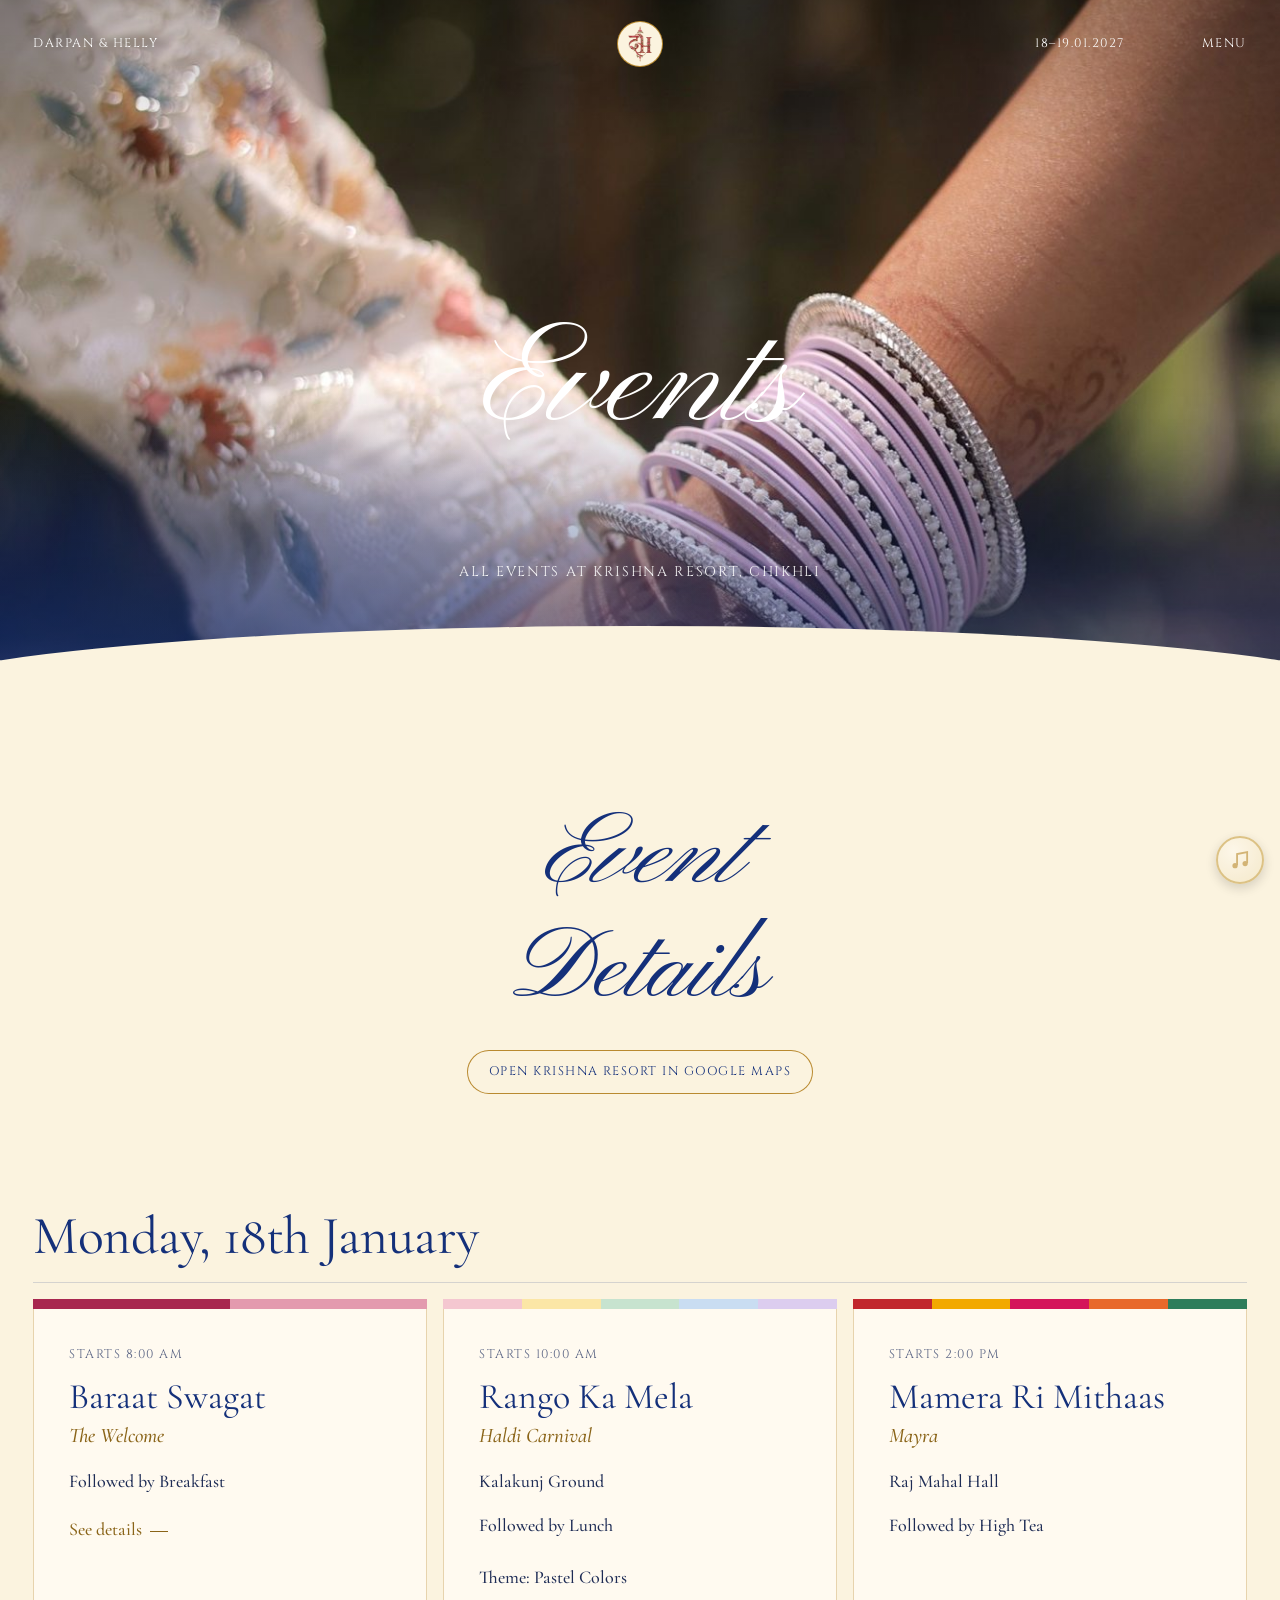
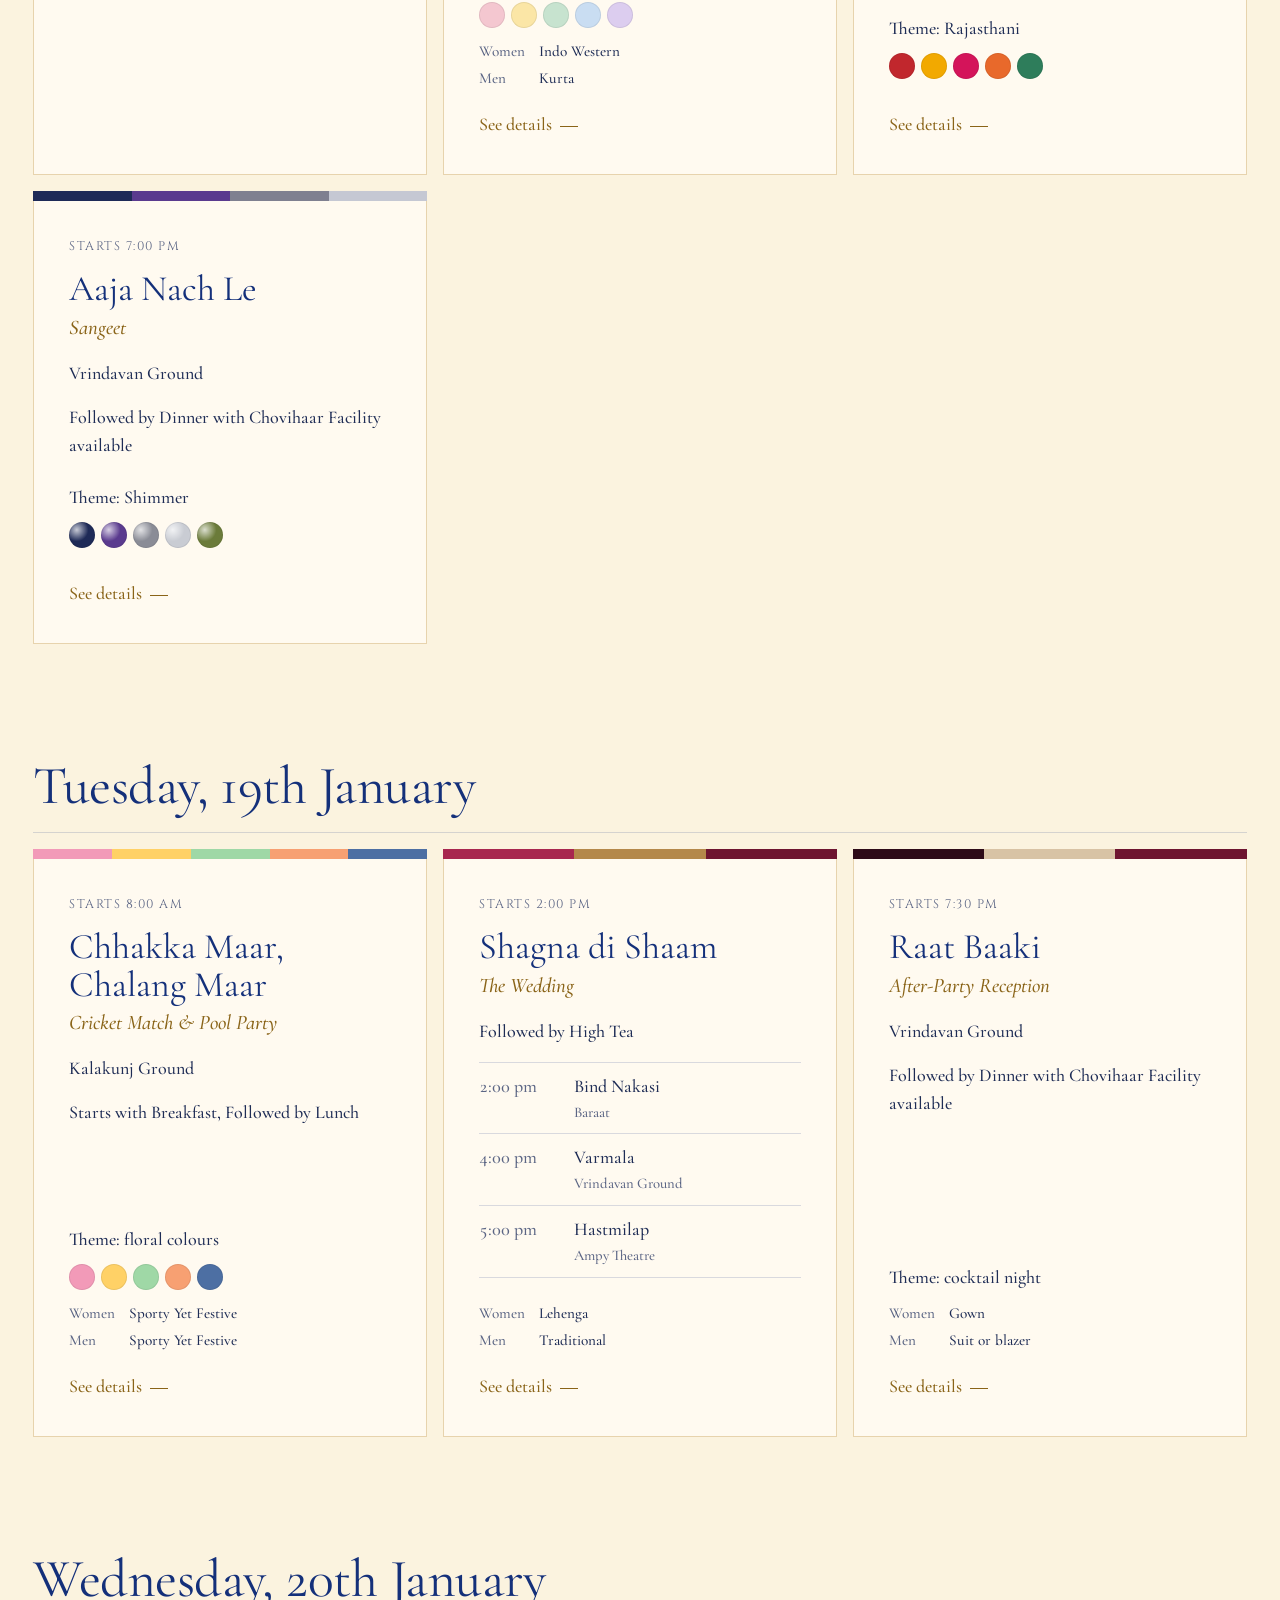
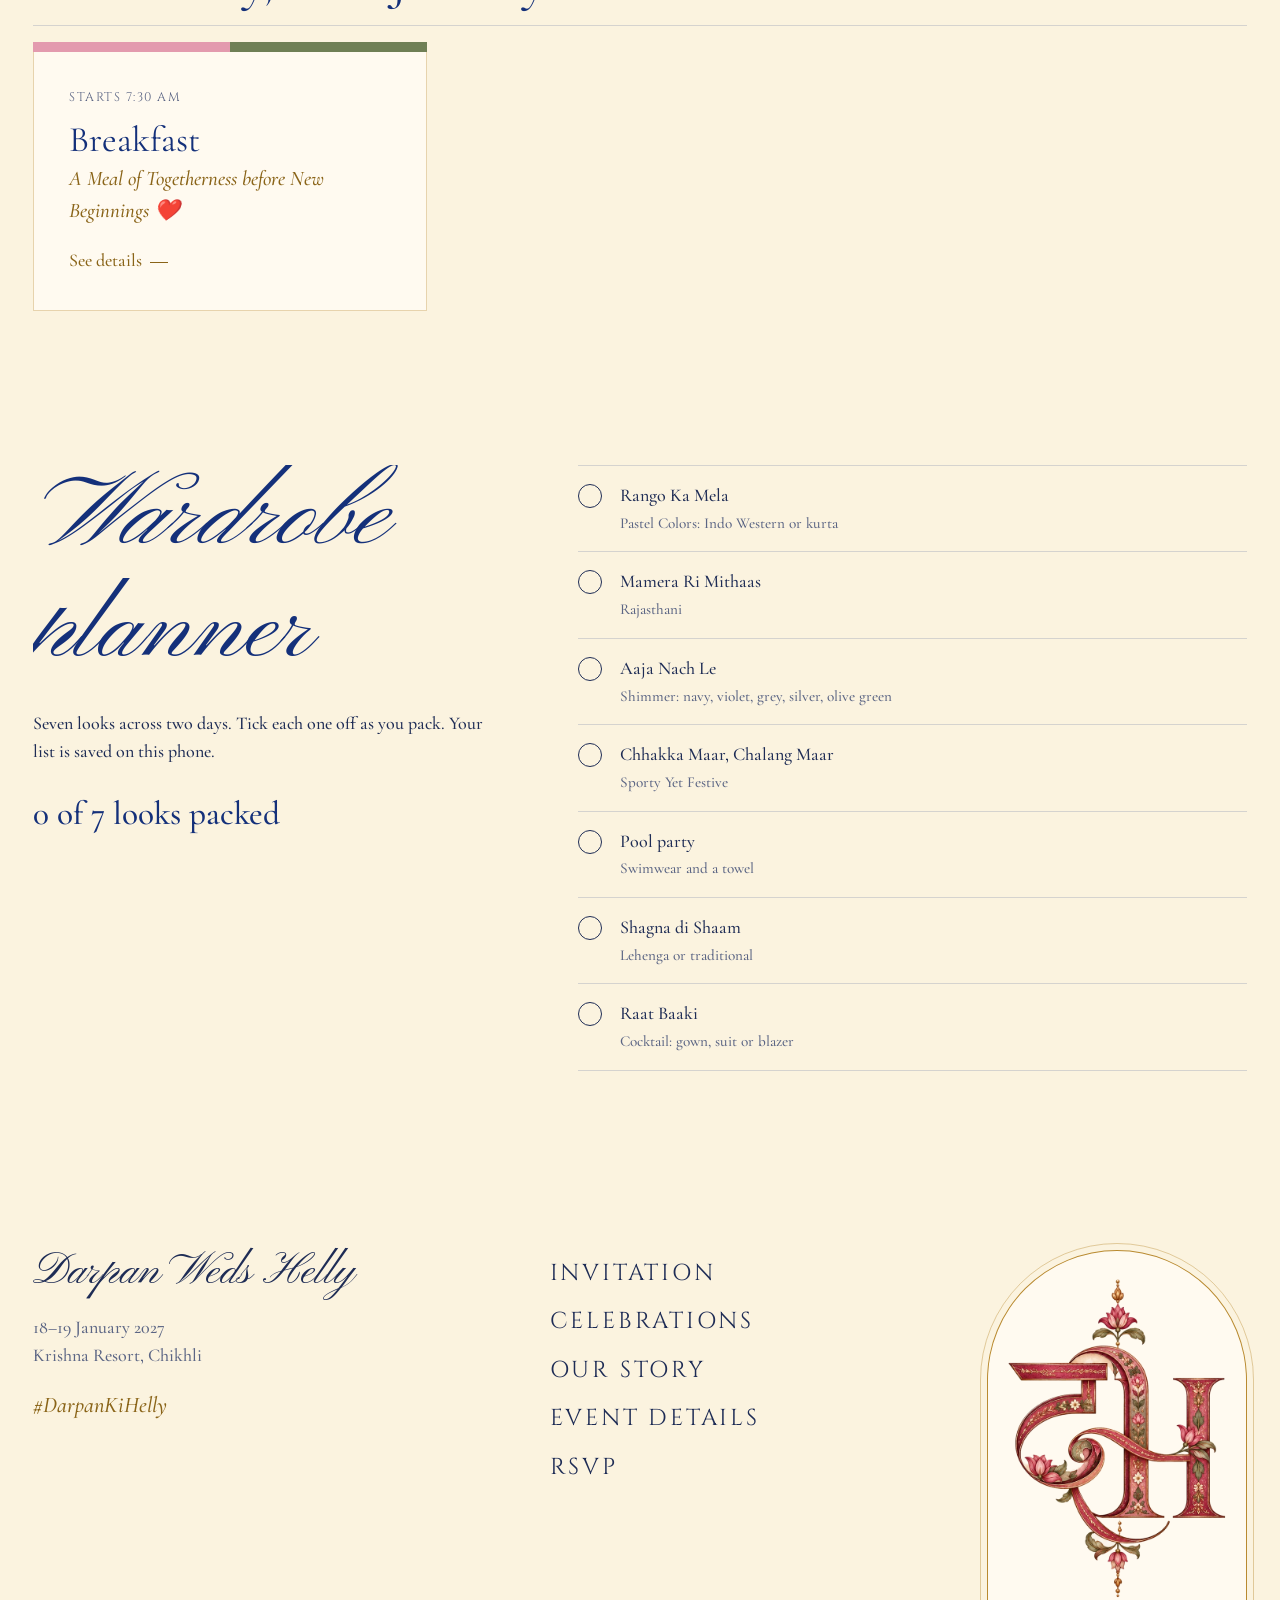
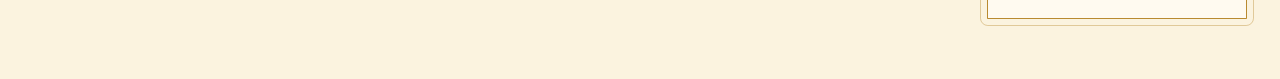
<file: events.html>
<!doctype html>
<html lang="en">
<head>
<meta charset="utf-8">
<meta name="viewport" content="width=device-width, initial-scale=1, viewport-fit=cover">
<title>Event Details – Darpan &amp; Helly</title>
<meta name="description" content="Every event, time, venue and dress code for Darpan & Helly's wedding, 18–19 January 2027 at Krishna Resort, Chikhli.">
<meta property="og:type" content="website">
<meta property="og:url" content="https://darpanwedshelly.in/events.html">
<meta property="og:title" content="Event Details – Darpan & Helly">
<meta property="og:description" content="Every event, time, venue and dress code. 18–19 January 2027, Chikhli">
<meta property="og:image" content="https://darpanwedshelly.in/assets/img/3d/shagna-de-sham.jpg">
<meta name="twitter:card" content="summary_large_image">
<meta name="theme-color" content="#14307a">
<link rel="icon" href="assets/img/invite/monogram.webp">
<link rel="preconnect" href="https://fonts.googleapis.com">
<link rel="preconnect" href="https://fonts.gstatic.com" crossorigin>
<link href="https://fonts.googleapis.com/css2?family=Cinzel&family=Pinyon+Script&family=Cormorant+Garamond:ital,wght@0,400;0,500;0,600;1,400;1,500&display=swap" rel="stylesheet">
<link rel="stylesheet" href="assets/style.css">
</head>
<body>

<header class="head">
  <a class="head__names" href="index.html">Darpan &amp; Helly</a>
  <a class="head__mark" href="index.html" aria-label="Home"><img src="assets/img/invite/monogram.webp" alt=""></a>
  <div class="head__right">
    <span class="head__date">18–19.01.2027</span>
    <button class="head__menu" type="button" aria-expanded="false" aria-controls="menu">Menu</button>
  </div>
</header>
<nav class="menu" id="menu" aria-hidden="true" aria-label="Site">
  <ul class="menu__links">
    <li><a href="index.html#invitation">Invitation</a></li>
    <li><a href="celebrations.html">Celebrations</a></li>
    <li><a href="story.html">Our Story</a></li>
    <li><a href="events.html" aria-current="page">Event Details</a></li>
    <li><a href="rsvp.html">RSVP</a></li>
  </ul>
</nav>

<main>
  <section class="hero hero--short">
    <div class="hero__img"><img src="assets/img/IMG_1925.jpg" alt="Darpan and Helly" style="object-position:50% 40%"></div>
    <h1 class="hero__title" data-lines>
      <span class="line"><span>Events</span></span>
      <span class="line"><span class="hero__sub">All events at Krishna Resort, Chikhli</span></span>
    </h1>
  </section>

  <div class="wrap" style="padding-top:clamp(56px,8vw,110px);text-align:center">
    <h2 class="display" data-lines><span class="line"><span><i>Event</i></span></span><span class="line"><span>Details</span></span></h2>
    <p class="fade" style="margin:18px 0 0">
      <a class="btn btn--line btn--pill" href="https://www.google.com/maps/search/?api=1&amp;query=Krishna+Resort+Chikhli" target="_blank" rel="noopener">Open Krishna Resort in Google Maps</a>
    </p>
  </div>

  <!-- Day 1 -->
  <section class="day wrap" id="day1" aria-labelledby="d1">
    <div class="day__head fade">
      <h2 class="h-lg" id="d1">Monday, 18th January</h2>
    </div>
    <div class="ev-list">
      <article class="ev fade">
        <div class="ev__band" aria-hidden="true"><span style="--c:#A8274F"></span><span style="--c:#E39AAE"></span></div>
        <div class="ev__body">
          <p class="ev__time">Starts 8:00 am</p>
          <h3 class="ev__name">Baraat Swagat</h3>
          <p class="ev__what">The Welcome</p>
          <p class="ev__venue">Followed by Breakfast</p>
          <a class="ev__link" href="event.html?e=baraat-swagat">See details</a>
        </div>
      </article>
      <article class="ev fade" data-delay="1">
        <div class="ev__band" aria-hidden="true"><span style="--c:#F4C7D0"></span><span style="--c:#FBE6A6"></span><span style="--c:#C7E3CF"></span><span style="--c:#C9DDF2"></span><span style="--c:#DCCDEF"></span></div>
        <div class="ev__body">
          <p class="ev__time">Starts 10:00 am</p>
          <h3 class="ev__name">Rango Ka Mela</h3>
          <p class="ev__what">Haldi Carnival</p>
          <p class="ev__venue">Kalakunj Ground</p>
          <p class="ev__venue">Followed by Lunch</p>
          <div class="ev__dress">
            <p class="ev__dress-title">Theme: Pastel Colors</p>
            <ul class="swatches" aria-label="Pastel palette"><li style="--c:#F4C7D0"></li><li style="--c:#FBE6A6"></li><li style="--c:#C7E3CF"></li><li style="--c:#C9DDF2"></li><li style="--c:#DCCDEF"></li></ul>
            <dl><dt>Women</dt><dd>Indo Western</dd><dt>Men</dt><dd>Kurta</dd></dl>
          </div>
          <a class="ev__link" href="event.html?e=rango-ka-mela">See details</a>
        </div>
      </article>
      <article class="ev fade" data-delay="2">
        <div class="ev__band" aria-hidden="true"><span style="--c:#C1272D"></span><span style="--c:#F2A900"></span><span style="--c:#D4145A"></span><span style="--c:#E8692B"></span><span style="--c:#2E7D5B"></span></div>
        <div class="ev__body">
          <p class="ev__time">Starts 2:00 pm</p>
          <h3 class="ev__name">Mamera Ri Mithaas</h3>
          <p class="ev__what">Mayra</p>
          <p class="ev__venue">Raj Mahal Hall</p>
          <p class="ev__venue">Followed by High Tea</p>
          <div class="ev__dress">
            <p class="ev__dress-title">Theme: Rajasthani</p>
            <ul class="swatches" aria-label="Rajasthani palette"><li style="--c:#C1272D"></li><li style="--c:#F2A900"></li><li style="--c:#D4145A"></li><li style="--c:#E8692B"></li><li style="--c:#2E7D5B"></li></ul>
          </div>
          <a class="ev__link" href="event.html?e=mamera-ri-mithas">See details</a>
        </div>
      </article>
      <article class="ev fade">
        <div class="ev__band" aria-hidden="true"><span style="--c:#1E2A57"></span><span style="--c:#5A3A8E"></span><span style="--c:#7F8090"></span><span style="--c:#C5C8D3"></span></div>
        <div class="ev__body">
          <p class="ev__time">Starts 7:00 pm</p>
          <h3 class="ev__name">Aaja Nach Le</h3>
          <p class="ev__what">Sangeet</p>
          <p class="ev__venue">Vrindavan Ground</p>
          <p class="ev__venue">Followed by Dinner with Chovihaar Facility available</p>
          <div class="ev__dress">
            <p class="ev__dress-title">Theme: Shimmer</p>
            <ul class="swatches shimmer" aria-label="Shimmer palette: navy, violet, grey, silver, olive green"><li style="--c:#1E2A57"></li><li style="--c:#5A3A8E"></li><li style="--c:#8A8C96"></li><li style="--c:#C9CCD3"></li><li style="--c:#6B7B3A"></li></ul>
          </div>
          <a class="ev__link" href="event.html?e=aaja-nach-le">See details</a>
        </div>
      </article>
    </div>
  </section>

  <!-- Day 2 -->
  <section class="day wrap" id="day2" aria-labelledby="d2">
    <div class="day__head fade">
      <h2 class="h-lg" id="d2">Tuesday, 19th January</h2>
    </div>
    <div class="ev-list">
      <article class="ev fade">
        <div class="ev__band" aria-hidden="true"><span style="--c:#F29AB8"></span><span style="--c:#FFD166"></span><span style="--c:#9FD8A6"></span><span style="--c:#F7A072"></span><span style="--c:#4D6FA3"></span></div>
        <div class="ev__body">
          <p class="ev__time">Starts 8:00 am</p>
          <h3 class="ev__name">Chhakka Maar, Chalang Maar</h3>
          <p class="ev__what">Cricket Match &amp; Pool Party</p>
          <p class="ev__venue">Kalakunj Ground</p>
          <p class="ev__venue">Starts with Breakfast, Followed by Lunch</p>
          <div class="ev__dress">
            <p class="ev__dress-title">Theme: floral colours</p>
            <ul class="swatches" aria-label="Floral palette"><li style="--c:#F29AB8"></li><li style="--c:#FFD166"></li><li style="--c:#9FD8A6"></li><li style="--c:#F7A072"></li><li style="--c:#4D6FA3"></li></ul>
            <dl><dt>Women</dt><dd>Sporty Yet Festive</dd><dt>Men</dt><dd>Sporty Yet Festive</dd></dl>
          </div>
          <a class="ev__link" href="event.html?e=chakka-maar-chalang-maar">See details</a>
        </div>
      </article>
      <article class="ev fade" data-delay="1">
        <div class="ev__band" aria-hidden="true"><span style="--c:#A8274F"></span><span style="--c:#B4884A"></span><span style="--c:#6E1530"></span></div>
        <div class="ev__body">
          <p class="ev__time">Starts 2:00 pm</p>
          <h3 class="ev__name">Shagna di Shaam</h3>
          <p class="ev__what">The Wedding</p>
          <p class="ev__venue">Followed by High Tea</p>
          <ol class="ev__rituals">
            <li><span>2:00 pm</span><span><b>Bind Nakasi</b><em>Baraat</em></span></li>
            <li><span>4:00 pm</span><span><b>Varmala</b><em>Vrindavan Ground</em></span></li>
            <li><span>5:00 pm</span><span><b>Hastmilap</b><em>Ampy Theatre</em></span></li>
          </ol>
          <div class="ev__dress">
            <dl><dt>Women</dt><dd>Lehenga</dd><dt>Men</dt><dd>Traditional</dd></dl>
          </div>
          <a class="ev__link" href="event.html?e=shagna-de-sham">See details</a>
        </div>
      </article>
      <article class="ev fade" data-delay="2">
        <div class="ev__band" aria-hidden="true"><span style="--c:#2E0B18"></span><span style="--c:#D8C3A5"></span><span style="--c:#6E1530"></span></div>
        <div class="ev__body">
          <p class="ev__time">Starts 7:30 pm</p>
          <h3 class="ev__name">Raat Baaki</h3>
          <p class="ev__what">After-Party Reception</p>
          <p class="ev__venue">Vrindavan Ground</p>
          <p class="ev__venue">Followed by Dinner with Chovihaar Facility available</p>
          <div class="ev__dress">
            <p class="ev__dress-title">Theme: cocktail night</p>
            <dl><dt>Women</dt><dd>Gown</dd><dt>Men</dt><dd>Suit or blazer</dd></dl>
          </div>
          <a class="ev__link" href="event.html?e=raat-baaki">See details</a>
        </div>
      </article>
    </div>
  </section>

  <!-- Day 3 -->
  <section class="day wrap" id="day3" aria-labelledby="d3">
    <div class="day__head fade">
      <h2 class="h-lg" id="d3">Wednesday, 20th January</h2>
    </div>
    <div class="ev-list">
      <article class="ev fade">
        <div class="ev__band" aria-hidden="true"><span style="--c:#E39AAE"></span><span style="--c:#6F7F55"></span></div>
        <div class="ev__body">
          <p class="ev__time">Starts 7:30 am</p>
          <h3 class="ev__name">Breakfast</h3>
          <p class="ev__what">A Meal of Togetherness before New Beginnings ❤️</p>
          <a class="ev__link" href="event.html?e=breakfast">See details</a>
        </div>
      </article>
    </div>
  </section>

  <!-- Wardrobe planner -->
  <section class="section wrap planner" id="planner" aria-labelledby="pl-h">
    <div>
      <h2 class="display" id="pl-h" data-lines><span class="line"><span><i>Wardrobe</i></span></span><span class="line"><span>planner</span></span></h2>
      <p class="fade" style="margin:18px 0 22px;max-width:26em">Seven looks across two days. Tick each one off as you pack. Your list is saved on this phone.</p>
      <p class="planner__count fade" id="plannerCount" aria-live="polite">0 of 7 looks packed</p>
    </div>
    <ul class="checklist fade" id="checklist">
      <li><label><input type="checkbox" value="mela"><b>Rango Ka Mela</b><span>Pastel Colors: Indo Western or kurta</span></label></li>
      <li><label><input type="checkbox" value="mamera"><b>Mamera Ri Mithaas</b><span>Rajasthani</span></label></li>
      <li><label><input type="checkbox" value="sangeet"><b>Aaja Nach Le</b><span>Shimmer: navy, violet, grey, silver, olive green</span></label></li>
      <li><label><input type="checkbox" value="cricket"><b>Chhakka Maar, Chalang Maar</b><span>Sporty Yet Festive</span></label></li>
      <li><label><input type="checkbox" value="swim"><b>Pool party</b><span>Swimwear and a towel</span></label></li>
      <li><label><input type="checkbox" value="wedding"><b>Shagna di Shaam</b><span>Lehenga or traditional</span></label></li>
      <li><label><input type="checkbox" value="raat"><b>Raat Baaki</b><span>Cocktail: gown, suit or blazer</span></label></li>
    </ul>
  </section>
</main>

<footer class="foot wrap">
  <div>
    <p class="foot__names">Darpan Weds Helly</p>
    <p class="foot__info">18–19 January 2027<br>Krishna Resort, Chikhli</p>
    <p class="foot__tag">#DarpanKiHelly</p>
  </div>
  <ul class="foot__links">
    <li><a href="index.html#invitation">Invitation</a></li>
    <li><a href="celebrations.html">Celebrations</a></li>
    <li><a href="story.html">Our Story</a></li>
    <li><a href="events.html">Event Details</a></li>
    <li><a href="rsvp.html">RSVP</a></li>
  </ul>
  <div class="foot__card"><img src="assets/img/invite/monogram.webp" alt="Darpan and Helly monogram" loading="lazy"></div>
</footer>

<script src="assets/main.js"></script>
<script src="assets/music.js"></script>
</body>
</html>
</file>
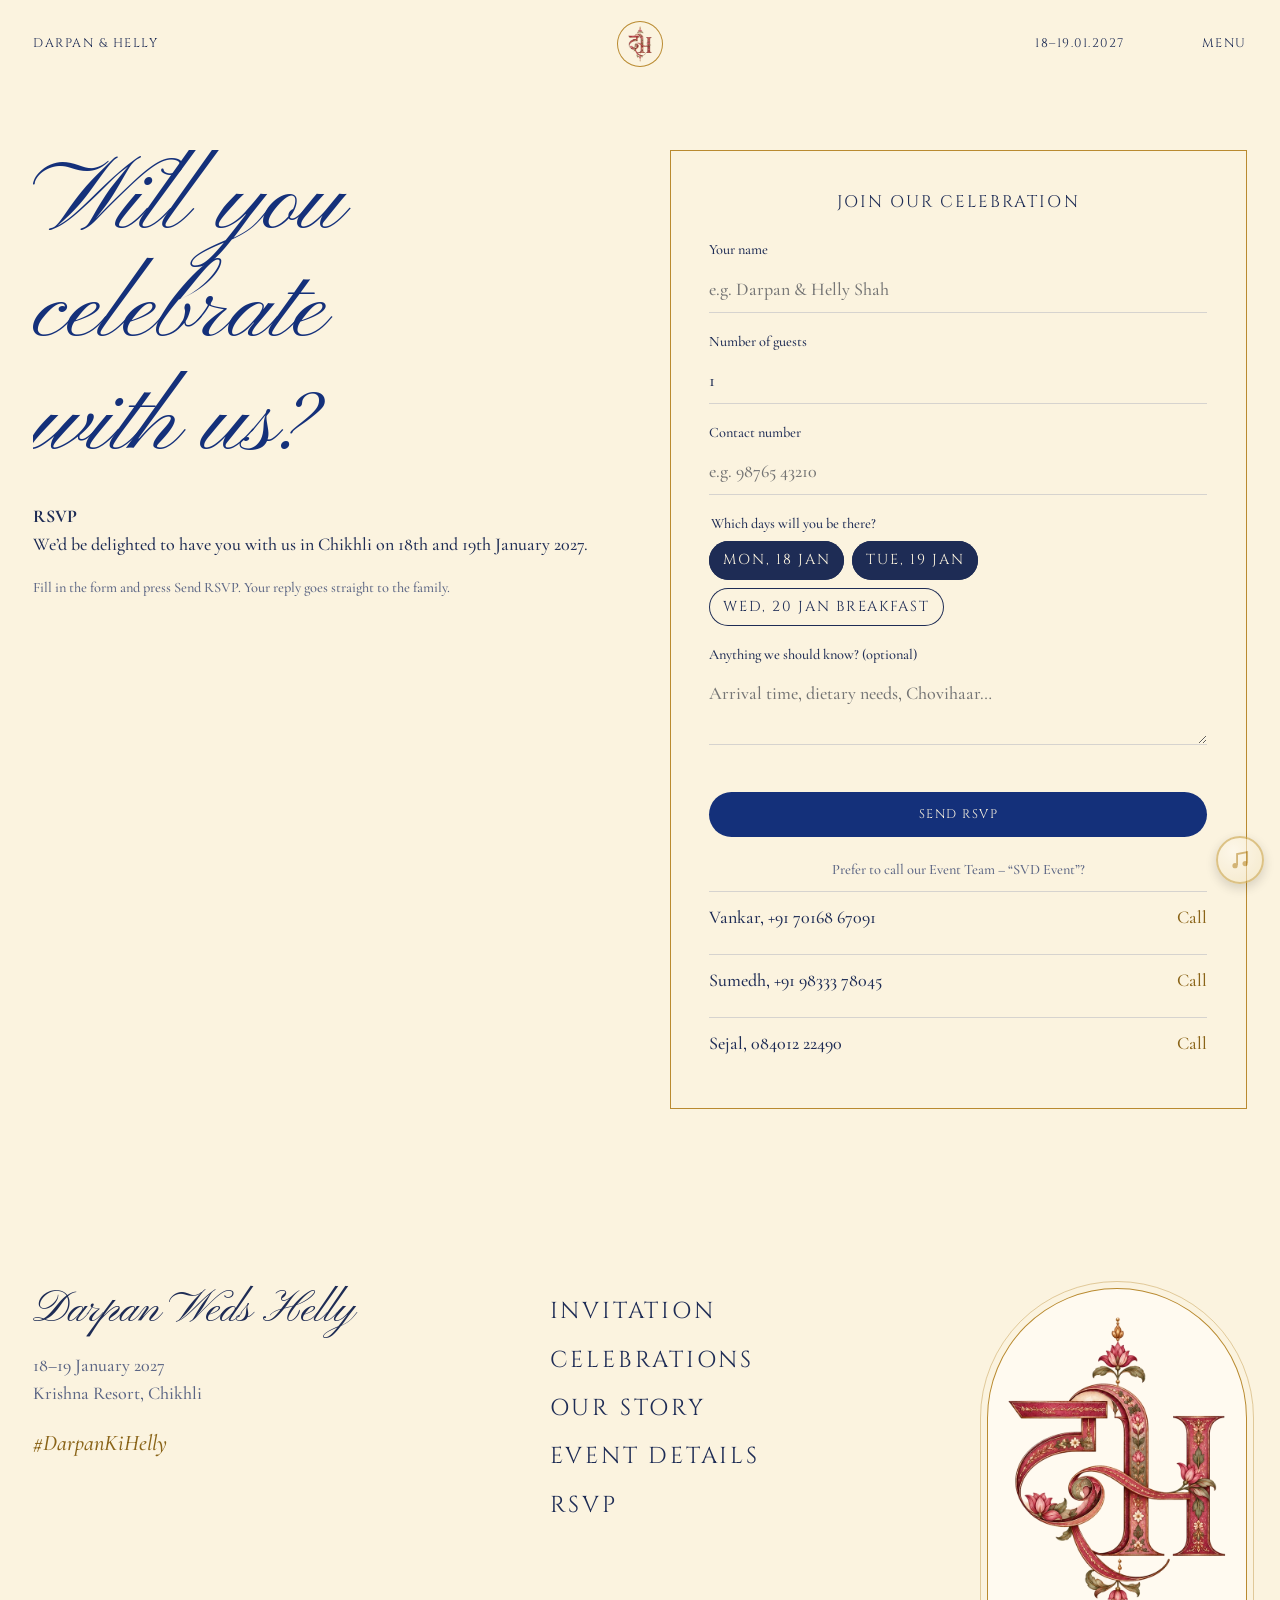
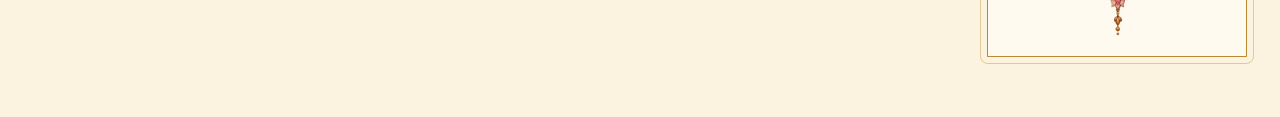
<file: rsvp.html>
<!doctype html>
<html lang="en">
<head>
<meta charset="utf-8">
<meta name="viewport" content="width=device-width, initial-scale=1, viewport-fit=cover">
<title>RSVP – Darpan &amp; Helly</title>
<meta name="description" content="Let Darpan & Helly know you're coming, 18–19 January 2027 at Krishna Resort, Chikhli.">
<meta property="og:type" content="website">
<meta property="og:url" content="https://darpanwedshelly.in/rsvp.html">
<meta property="og:title" content="RSVP – Darpan & Helly">
<meta property="og:description" content="Let us know you're coming! 18–19 January 2027, Krishna Resort, Chikhli">
<meta property="og:image" content="https://darpanwedshelly.in/assets/img/3d/baraat-swagat.jpg">
<meta name="twitter:card" content="summary_large_image">
<meta name="theme-color" content="#14307a">
<link rel="icon" href="assets/img/invite/monogram.webp">
<link rel="preconnect" href="https://fonts.googleapis.com">
<link rel="preconnect" href="https://fonts.gstatic.com" crossorigin>
<link href="https://fonts.googleapis.com/css2?family=Cinzel&family=Pinyon+Script&family=Cormorant+Garamond:ital,wght@0,400;0,500;0,600;1,400;1,500&display=swap" rel="stylesheet">
<link rel="stylesheet" href="assets/style.css">
</head>
<body>

<header class="head head--dark">
  <a class="head__names" href="index.html">Darpan &amp; Helly</a>
  <a class="head__mark" href="index.html" aria-label="Home"><img src="assets/img/invite/monogram.webp" alt=""></a>
  <div class="head__right">
    <span class="head__date">18–19.01.2027</span>
    <button class="head__menu" type="button" aria-expanded="false" aria-controls="menu">Menu</button>
  </div>
</header>
<nav class="menu" id="menu" aria-hidden="true" aria-label="Site">
  <ul class="menu__links">
    <li><a href="index.html#invitation">Invitation</a></li>
    <li><a href="celebrations.html">Celebrations</a></li>
    <li><a href="story.html">Our Story</a></li>
    <li><a href="events.html">Event Details</a></li>
    <li><a href="rsvp.html" aria-current="page">RSVP</a></li>
  </ul>
</nav>

<main class="rsvp wrap">
  <div class="rsvp__left">
    <h1 class="display" data-lines><span class="line"><span>Will you celebrate</span></span><span class="line"><span>with us?</span></span></h1>
    <p class="fade" data-delay="1"><b>RSVP</b><br>We’d be delighted to have you with us in Chikhli on 18th and 19th January 2027.</p>
    <p class="small fade" data-delay="2">Fill in the form and press Send RSVP. Your reply goes straight to the family.</p>
  </div>

  <div class="rsvp__card fade" data-delay="1">
    <h2>Join our celebration</h2>
    <form id="rsvpForm" novalidate>
      <div class="field">
        <label for="name">Your name</label>
        <input type="text" id="name" name="name" autocomplete="name" placeholder="e.g. Darpan &amp; Helly Shah">
      </div>
      <div class="field">
        <label for="guests">Number of guests</label>
        <input type="number" id="guests" name="guests" min="1" max="20" value="1" inputmode="numeric">
      </div>
      <div class="field">
        <label for="phone">Contact number</label>
        <input type="tel" id="phone" name="phone" autocomplete="tel" inputmode="tel" placeholder="e.g. 98765 43210">
      </div>
      <fieldset class="field">
        <legend>Which days will you be there?</legend>
        <div class="chips">
          <label><input type="checkbox" name="days" value="18 Jan" checked><span>Mon, 18 Jan</span></label>
          <label><input type="checkbox" name="days" value="19 Jan" checked><span>Tue, 19 Jan</span></label>
          <label><input type="checkbox" name="days" value="20 Jan breakfast"><span>Wed, 20 Jan breakfast</span></label>
        </div>
      </fieldset>
      <div class="field">
        <label for="note">Anything we should know? (optional)</label>
        <textarea id="note" name="note" placeholder="Arrival time, dietary needs, Chovihaar…"></textarea>
      </div>
      <p class="form-error" id="formError" aria-live="polite"></p>
      <button class="btn btn--pill" type="submit" style="width:100%">Send RSVP</button>
    </form>
    <p class="rsvp__or">Prefer to call our Event Team – “SVD Event”?</p>
    <div class="rsvp__calls">
      <a href="tel:+917016867091"><span>Vankar, +91 70168 67091</span><span>Call</span></a>
      <a href="tel:+919833378045"><span>Sumedh, +91 98333 78045</span><span>Call</span></a>
      <a href="tel:+918401222490"><span>Sejal, 084012 22490</span><span>Call</span></a>
    </div>
  </div>
</main>

<footer class="foot wrap">
  <div>
    <p class="foot__names">Darpan Weds Helly</p>
    <p class="foot__info">18–19 January 2027<br>Krishna Resort, Chikhli</p>
    <p class="foot__tag">#DarpanKiHelly</p>
  </div>
  <ul class="foot__links">
    <li><a href="index.html#invitation">Invitation</a></li>
    <li><a href="celebrations.html">Celebrations</a></li>
    <li><a href="story.html">Our Story</a></li>
    <li><a href="events.html">Event Details</a></li>
    <li><a href="rsvp.html">RSVP</a></li>
  </ul>
  <div class="foot__card"><img src="assets/img/invite/monogram.webp" alt="Darpan and Helly monogram" loading="lazy"></div>
</footer>

<script src="assets/main.js"></script>
<script src="assets/music.js"></script>
</body>
</html>
</file>
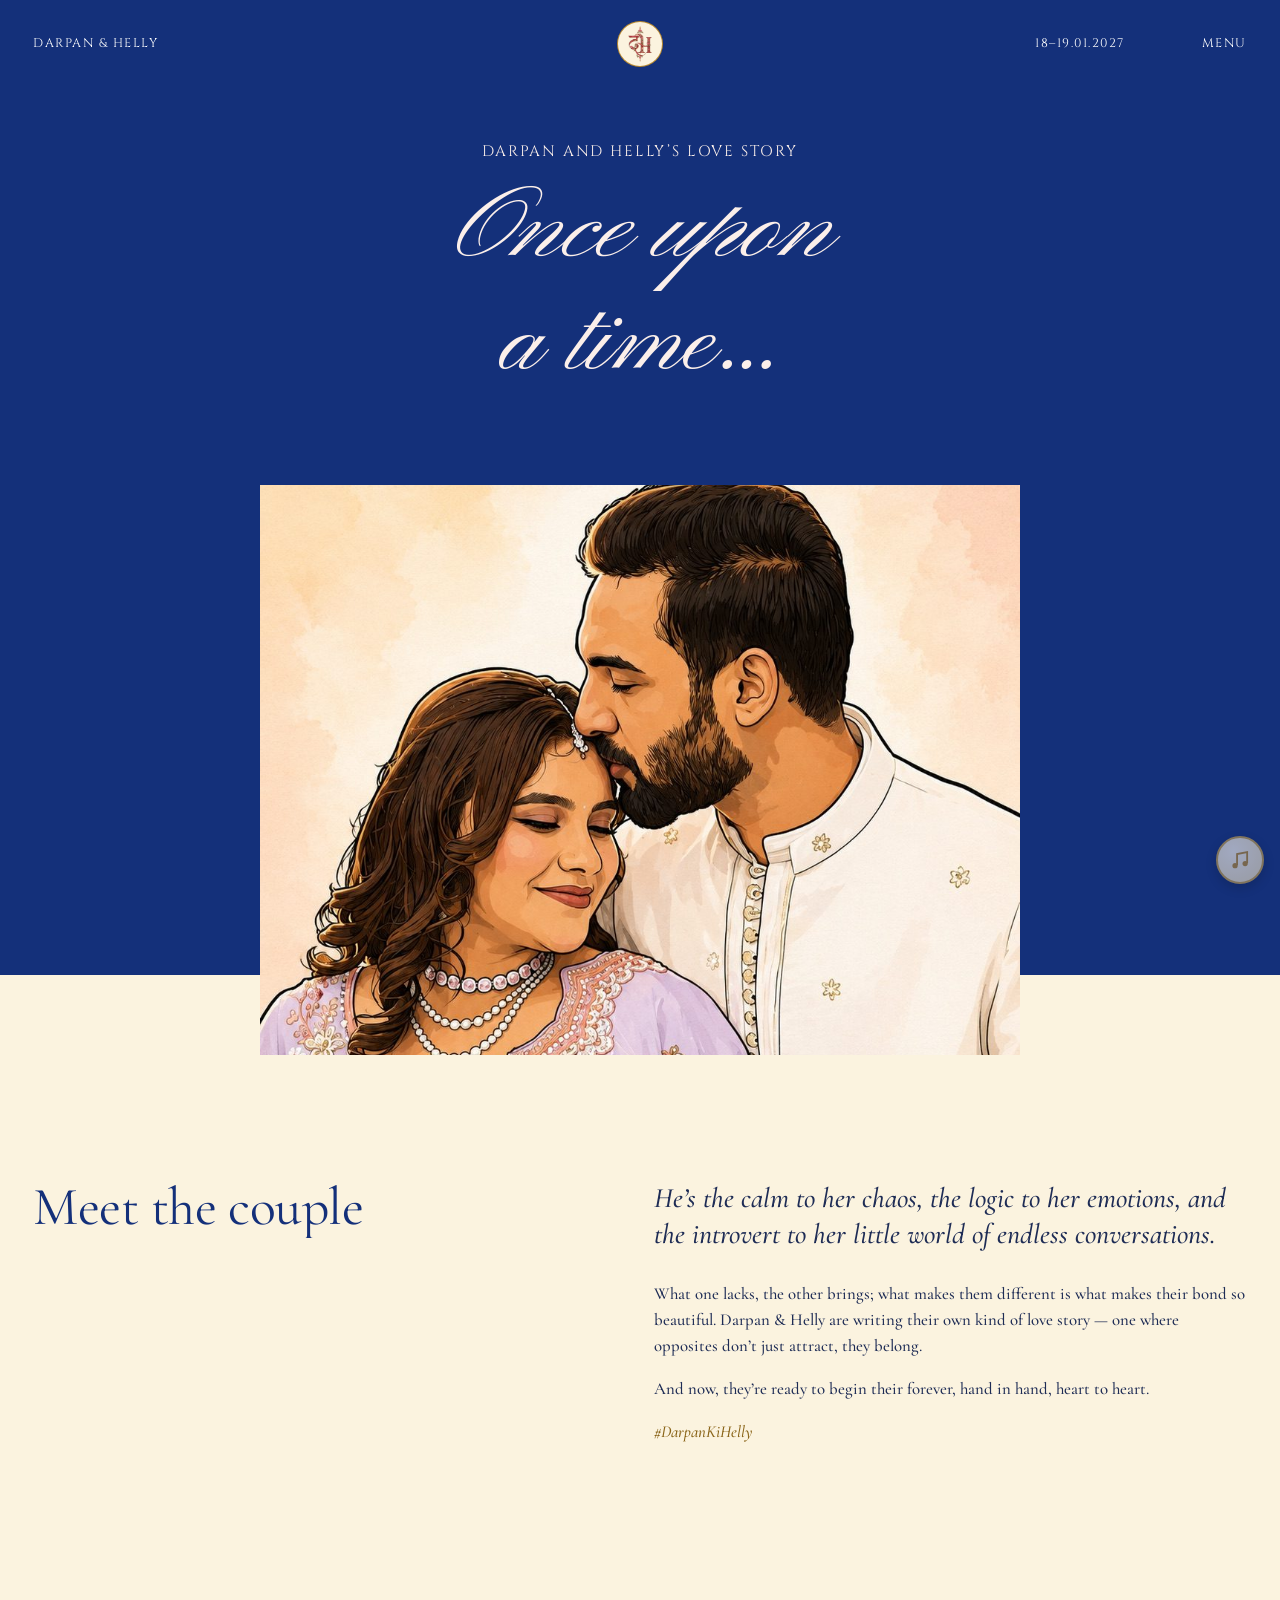
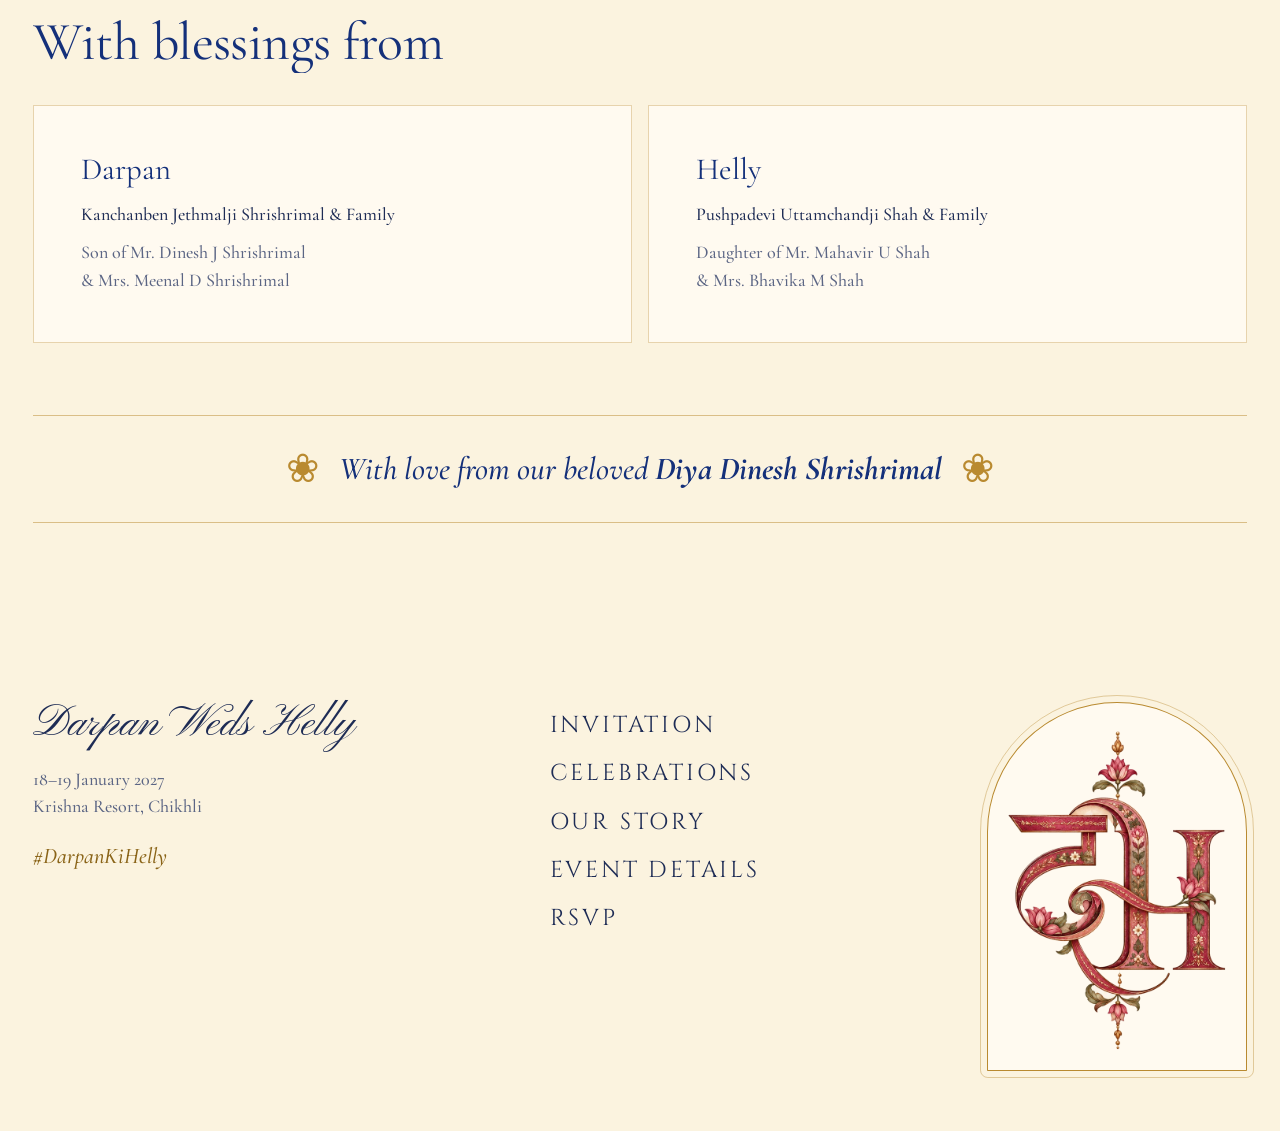
<file: story.html>
<!doctype html>
<html lang="en">
<head>
<meta charset="utf-8">
<meta name="viewport" content="width=device-width, initial-scale=1, viewport-fit=cover">
<title>Our Story – Darpan &amp; Helly</title>
<meta name="description" content="How opposites belong: the story of Darpan & Helly. #DarpanKiHelly">
<meta property="og:type" content="website">
<meta property="og:url" content="https://darpanwedshelly.in/story.html">
<meta property="og:title" content="Our Story – Darpan & Helly">
<meta property="og:description" content="How opposites belong. #DarpanKiHelly">
<meta property="og:image" content="https://darpanwedshelly.in/assets/img/IMG_2416.jpg">
<meta name="twitter:card" content="summary_large_image">
<meta name="theme-color" content="#14307a">
<link rel="icon" href="assets/img/invite/monogram.webp">
<link rel="preconnect" href="https://fonts.googleapis.com">
<link rel="preconnect" href="https://fonts.gstatic.com" crossorigin>
<link href="https://fonts.googleapis.com/css2?family=Cinzel&family=Pinyon+Script&family=Cormorant+Garamond:ital,wght@0,400;0,500;0,600;1,400;1,500&display=swap" rel="stylesheet">
<link rel="stylesheet" href="assets/style.css">
</head>
<body>

<header class="head">
  <a class="head__names" href="index.html">Darpan &amp; Helly</a>
  <a class="head__mark" href="index.html" aria-label="Home"><img src="assets/img/invite/monogram.webp" alt=""></a>
  <div class="head__right">
    <span class="head__date">18–19.01.2027</span>
    <button class="head__menu" type="button" aria-expanded="false" aria-controls="menu">Menu</button>
  </div>
</header>
<nav class="menu" id="menu" aria-hidden="true" aria-label="Site">
  <ul class="menu__links">
    <li><a href="index.html#invitation">Invitation</a></li>
    <li><a href="celebrations.html">Celebrations</a></li>
    <li><a href="story.html" aria-current="page">Our Story</a></li>
    <li><a href="events.html">Event Details</a></li>
    <li><a href="rsvp.html">RSVP</a></li>
  </ul>
</nav>

<main>
  <section class="story-hero">
    <p class="story-hero__kicker fade">Darpan and Helly’s love story</p>
    <h1 class="display" data-lines><span class="line"><span><i>Once upon</i></span></span><span class="line"><span>a time…</span></span></h1>
    <div class="story-hero__img reveal-img"><img src="assets/img/IMG_2416.jpg" alt="Illustrated portrait of Darpan kissing Helly's forehead"></div>
  </section>

  <section class="section wrap story">
    <h2 class="h-lg" data-lines><span class="line"><span>Meet the couple</span></span></h2>
    <div class="fade">
      <p class="lede" style="margin-bottom:1em">He’s the calm to her chaos, the logic to her emotions, and the introvert to her little world of endless conversations.</p>
      <p>What one lacks, the other brings; what makes them different is what makes their bond so beautiful. Darpan &amp; Helly are writing their own kind of love story — one where opposites don’t just attract, they belong.</p>
      <p>And now, they’re ready to begin their forever, hand in hand, heart to heart.</p>
      <p class="foot__tag">#DarpanKiHelly</p>
    </div>
  </section>

  <section class="section wrap" aria-labelledby="fam-h">
    <h2 class="h-lg" id="fam-h" data-lines style="margin-bottom:32px"><span class="line"><span>With blessings from</span></span></h2>
    <div class="family">
      <div class="family__card fade">
        <h3 class="h-md">Darpan</h3>
        <p class="family__elder">Kanchanben Jethmalji Shrishrimal &amp; Family</p>
        <p>Son of Mr. Dinesh J Shrishrimal<br>&amp; Mrs. Meenal D Shrishrimal</p>
      </div>
      <div class="family__card fade" data-delay="1">
        <h3 class="h-md">Helly</h3>
        <p class="family__elder">Pushpadevi Uttamchandji Shah &amp; Family</p>
        <p>Daughter of Mr. Mahavir U Shah<br>&amp; Mrs. Bhavika M Shah</p>
      </div>
    </div>
    <p class="with-love fade"><span class="with-love__fl" aria-hidden="true">❀</span> With love from our beloved <b>Diya Dinesh Shrishrimal</b> <span class="with-love__fl" aria-hidden="true">❀</span></p>
  </section>

</main>

<footer class="foot wrap">
  <div>
    <p class="foot__names">Darpan Weds Helly</p>
    <p class="foot__info">18–19 January 2027<br>Krishna Resort, Chikhli</p>
    <p class="foot__tag">#DarpanKiHelly</p>
  </div>
  <ul class="foot__links">
    <li><a href="index.html#invitation">Invitation</a></li>
    <li><a href="celebrations.html">Celebrations</a></li>
    <li><a href="story.html">Our Story</a></li>
    <li><a href="events.html">Event Details</a></li>
    <li><a href="rsvp.html">RSVP</a></li>
  </ul>
  <div class="foot__card"><img src="assets/img/invite/monogram.webp" alt="Darpan and Helly monogram" loading="lazy"></div>
</footer>

<script src="assets/main.js"></script>
<script src="assets/music.js"></script>
</body>
</html>
</file>
<file: assets/style.css>
/* Darpan & Helly — royal navy & gold, matching the bell invitation on the home page */
:root {
  --bg: #FBF3DF;       /* ivory */
  --card: #FFFAF0;
  --sand: #F3E7C8;     /* menu + notes */
  --ink: #1E2C55;      /* deep navy text */
  --rani: #8A6418;     /* accent gold, dark enough for text (4.8:1 on ivory) */
  --wine: #14307A;     /* royal navy: story hero */
  --lotus: #F1D98A;
  --sage: #5E6B3F;
  --muted: #5B6584;
  --line: rgba(20, 48, 122, .16);
  --navy: #14307A;
  --gold: #B98A30;     /* decorative gold only (borders, ornaments) */

  --serif: "Cormorant Garamond", "Times New Roman", serif;
  --sans: "Cormorant Garamond", Georgia, serif;
  --script: "Pinyon Script", cursive;
  --caps: "Cinzel", "Times New Roman", serif;

  --gutter: clamp(16px, 2.6vw, 40px);
  --ease: cubic-bezier(.22, 1, .36, 1);
}

*, *::before, *::after { box-sizing: border-box; }
html { -webkit-text-size-adjust: 100%; }
body {
  margin: 0;
  background: var(--bg);
  color: var(--ink);
  font-family: var(--sans);
  font-size: 16px;
  line-height: 1.55;
  overflow-x: hidden;
}
body.menu-open { overflow: hidden; }
img { display: block; max-width: 100%; }
a { color: inherit; }
button { font: inherit; color: inherit; }
:focus-visible { outline: 2px solid var(--rani); outline-offset: 3px; }
.sr-only { position: absolute; width: 1px; height: 1px; overflow: hidden; clip: rect(0 0 0 0); white-space: nowrap; }

.serif { font-family: var(--serif); font-weight: 400; }
.display {
  font-family: var(--serif); font-weight: 400;
  font-size: clamp(3rem, 7vw, 6.2rem);
  line-height: .98; letter-spacing: -.01em;
  margin: 0;
}
.display i { font-style: italic; }
.h-lg { font-family: var(--serif); font-weight: 400; font-size: clamp(2.2rem, 4.2vw, 3.6rem); line-height: 1.02; letter-spacing: -.01em; margin: 0; }
.h-md { font-family: var(--serif); font-weight: 400; font-size: clamp(1.6rem, 2.4vw, 2.2rem); line-height: 1.1; margin: 0; }
.lede { font-family: var(--serif); font-size: clamp(1.45rem, 2.2vw, 2rem); line-height: 1.3; margin: 0; }
.wrap { padding-left: var(--gutter); padding-right: var(--gutter); }
.section { padding-top: clamp(80px, 12vw, 160px); }

.btn {
  display: inline-flex; align-items: center; justify-content: center; gap: .5em;
  background: var(--ink); color: var(--bg);
  border: 0; border-radius: 6px;
  padding: .75em 1.3em;
  font-size: .95rem; font-weight: 500;
  text-decoration: none; cursor: pointer;
  transition: background .3s var(--ease), transform .3s var(--ease);
}
.btn:hover { background: var(--rani); }
.btn--pill { border-radius: 999px; }
.btn--light { background: var(--bg); color: var(--ink); }
.btn--light:hover { background: var(--lotus); }
.btn--line { background: transparent; color: var(--ink); box-shadow: inset 0 0 0 1px var(--ink); }
.btn--line:hover { background: var(--ink); color: var(--bg); }

/* ---------- Header ---------- */
.head {
  position: fixed; top: 0; left: 0; right: 0; z-index: 40;
  display: grid; grid-template-columns: 1fr auto 1fr; align-items: center;
  padding: 22px var(--gutter);
  color: #fff;
  transition: transform .5s var(--ease), background .4s, color .4s, padding .4s;
}
.head__names { font-size: .95rem; font-weight: 500; text-decoration: none; justify-self: start; }
.head__mark { width: 44px; height: 44px; border-radius: 50%; overflow: hidden; justify-self: center; background: #FCF4E9; }
.head__mark img { width: 100%; height: 100%; object-fit: cover; transform: scale(1.35); }
.head__right { justify-self: end; display: flex; align-items: center; gap: clamp(18px, 6vw, 120px); }
.head__date { font-size: .95rem; font-weight: 500; font-variant-numeric: tabular-nums; }
.head__menu { background: none; border: 0; padding: 6px 0; cursor: pointer; font-weight: 500; font-size: .95rem; }
.head.is-solid { background: rgba(248, 241, 236, .92); backdrop-filter: blur(10px); color: var(--ink); padding-top: 12px; padding-bottom: 12px; box-shadow: 0 1px 0 var(--line); }
.head.is-hidden { transform: translateY(-100%); }
.head--dark { color: var(--ink); }
body.menu-open .head { color: var(--ink); background: transparent; box-shadow: none; transform: none; }
@media (max-width: 560px) { .head__date { display: none; } }

/* ---------- Menu overlay ---------- */
.menu {
  position: fixed; inset: 0; z-index: 35;
  background: var(--sand);
  display: grid; grid-template-columns: 1fr; align-items: center;
  padding: 100px var(--gutter) 40px;
  clip-path: inset(0 0 100% 0);
  visibility: hidden;
  transition: clip-path .8s var(--ease), visibility 0s .8s;
}
.menu.is-open { clip-path: inset(0 0 0 0); visibility: visible; transition: clip-path .8s var(--ease); }
.menu__links { list-style: none; margin: 0; padding: 0; justify-self: center; text-align: center; }
.menu__links li { overflow: hidden; }
.menu__links a {
  display: inline-block; text-decoration: none;
  font-family: var(--serif); font-size: clamp(2.6rem, 6vw, 4.2rem); line-height: 1.15;
  transform: translateY(110%);
  transition: transform .8s var(--ease), color .3s;
}
.menu__links a:hover, .menu__links a[aria-current="page"] { color: var(--rani); }
.menu.is-open .menu__links a { transform: none; }
.menu.is-open .menu__links li:nth-child(1) a { transition-delay: .25s; }
.menu.is-open .menu__links li:nth-child(2) a { transition-delay: .32s; }
.menu.is-open .menu__links li:nth-child(3) a { transition-delay: .39s; }
.menu.is-open .menu__links li:nth-child(4) a { transition-delay: .46s; }

/* ---------- Hero ---------- */
.hero {
  position: relative; height: 100svh; min-height: 560px;
  overflow: hidden; color: #fff;
  display: flex; align-items: flex-end; justify-content: center;
}
.hero__img { position: absolute; inset: 0; }
.hero__img img { width: 100%; height: 100%; object-fit: cover; object-position: 50% 30%; transform: scale(1.12); transition: transform 2.4s var(--ease); }
.is-loaded .hero__img img { transform: scale(1); }
.hero::before { /* soft wine vignette for legible type */
  content: ""; position: absolute; inset: 0; z-index: 1;
  background:
    radial-gradient(120% 70% at 0% 100%, rgba(78, 12, 34, .55), transparent 60%),
    linear-gradient(to bottom, rgba(0,0,0,.28), transparent 22%, transparent 55%, rgba(46, 11, 24, .45));
}
.hero::after { /* the curved edge */
  content: ""; position: absolute; z-index: 2;
  left: -10%; right: -10%; bottom: -1px; height: clamp(36px, 6vw, 90px);
  background: var(--bg);
  border-radius: 50% 50% 0 0 / 100% 100% 0 0;
}
.hero__title {
  position: relative; z-index: 3;
  margin: 0 0 clamp(44px, 6vw, 80px); padding: 0 var(--gutter);
  text-align: center;
  font-family: var(--serif); font-weight: 400;
  font-size: clamp(3.6rem, 9.5vw, 8.6rem); line-height: .95; letter-spacing: -.015em;
}
.hero__sub { display: block; font-family: var(--sans); font-size: clamp(.95rem, 1.2vw, 1.1rem); letter-spacing: .02em; margin-top: .9em; opacity: .92; }
.hero--short { height: 78svh; }

/* ---------- Reveal animations ---------- */
.line { display: block; overflow: hidden; padding-bottom: .06em; }
.line > span { display: inline-block; transform: translateY(105%); transition: transform 1.1s var(--ease); }
.in .line > span, .line.in > span { transform: none; }
.in .line:nth-child(2) > span { transition-delay: .12s; }
.in .line:nth-child(3) > span { transition-delay: .24s; }

.fade { opacity: 0; transform: translateY(28px); transition: opacity 1s var(--ease), transform 1s var(--ease); }
.fade.in { opacity: 1; transform: none; }
.fade[data-delay="1"] { transition-delay: .12s; }
.fade[data-delay="2"] { transition-delay: .24s; }
.fade[data-delay="3"] { transition-delay: .36s; }

.reveal-img { overflow: hidden; clip-path: inset(18% 8% 18% 8%); transition: clip-path 1.4s var(--ease); }
.reveal-img img { transform: scale(1.25); transition: transform 1.6s var(--ease); }
.reveal-img.in { clip-path: inset(0 0 0 0); }
.reveal-img.in img { transform: scale(1); }

/* ---------- Intro ---------- */
.intro { display: grid; gap: 24px; padding-top: clamp(64px, 8vw, 120px); }
.intro .h-lg { font-size: clamp(2rem, 3vw, 2.6rem); }
@media (min-width: 860px) { .intro { grid-template-columns: 1fr 1fr; } }

/* ---------- Feature photo ---------- */
.feature { display: grid; gap: 40px; align-items: center; }
.feature__text { display: flex; gap: 10px; }
.feature__star { font-size: 1.4rem; line-height: 1; color: var(--rani); }
.feature__label { font-weight: 500; margin: 0 0 14px; max-width: 12em; }
.feature__dates { font-family: var(--serif); font-size: clamp(2rem, 3vw, 2.8rem); line-height: 1.15; margin: 0; }
.feature__photo { width: min(100%, 440px); justify-self: center; aspect-ratio: 2 / 3; overflow: hidden; }
.feature__photo img { width: 100%; height: 100%; object-fit: cover; will-change: transform; }
.feature__side { align-self: end; }
.countdown { display: flex; gap: 22px; margin: 0; }
.countdown div { display: flex; flex-direction: column; }
.countdown b { font-family: var(--serif); font-weight: 400; font-size: clamp(2rem, 3vw, 2.6rem); line-height: 1; font-variant-numeric: tabular-nums; }
.countdown span { font-size: .85rem; color: var(--muted); }
.feature__place { margin: 18px 0 0; color: var(--muted); }
@media (min-width: 860px) {
  .feature { grid-template-columns: 1fr 1.2fr 1fr; }
  .feature__text { justify-self: center; }
}

/* ---------- Event cards ---------- */
.sec-head { display: grid; grid-template-columns: 1fr auto 1fr; align-items: end; margin-bottom: clamp(28px, 4vw, 48px); }
.sec-head .display { grid-column: 2; text-align: center; }
.sec-head .btn { grid-column: 3; justify-self: end; align-self: center; }
@media (max-width: 640px) { .sec-head { grid-template-columns: 1fr; gap: 20px; } .sec-head .display, .sec-head .btn { grid-column: 1; justify-self: center; } }

.cards { display: grid; gap: 16px; }
@media (min-width: 760px) { .cards { grid-template-columns: repeat(3, 1fr); } }
.card {
  background: var(--card); text-decoration: none;
  display: flex; flex-direction: column; justify-content: space-between;
  padding: clamp(40px, 7vw, 110px) clamp(28px, 4vw, 56px) 18px;
  min-height: 420px;
}
.card__img { overflow: hidden; aspect-ratio: 3 / 2; box-shadow: 0 18px 30px -18px rgba(46, 11, 24, .45); }
.card__img img { width: 100%; height: 100%; object-fit: cover; transition: transform 1s var(--ease); }
.card:hover .card__img img { transform: scale(1.06); }
.card__meta { display: flex; justify-content: space-between; gap: 12px; margin: 48px calc(-1 * clamp(28px, 4vw, 56px) + 16px) 0; font-size: .95rem; }

/* ---------- Notes carousel ---------- */
.notes__top { display: grid; gap: 16px; align-items: end; margin-bottom: 36px; }
.notes__top p { margin: 0; max-width: 26em; }
.notes__arrows { display: flex; gap: 12px; justify-self: end; }
.arrow {
  width: 48px; height: 48px; border-radius: 50%;
  border: 1.5px solid var(--ink); background: transparent; cursor: pointer;
  display: grid; place-items: center; transition: background .3s, color .3s;
}
.arrow:hover { background: var(--ink); color: var(--bg); }
.arrow svg { width: 20px; height: 20px; }
@media (min-width: 760px) { .notes__top { grid-template-columns: 1fr auto; } }

.track {
  display: flex; gap: 16px;
  overflow-x: auto; scroll-snap-type: x mandatory; scroll-behavior: smooth;
  padding: 0 var(--gutter); scroll-padding: 0 var(--gutter);
  scrollbar-width: none;
}
.track::-webkit-scrollbar { display: none; }
.note {
  flex: 0 0 auto; width: min(84vw, 470px); aspect-ratio: 470 / 560;
  scroll-snap-align: start;
  background: var(--card); overflow: hidden;
}
.note img { width: 100%; height: 100%; object-fit: cover; }
.note--text { padding: clamp(24px, 3vw, 32px); }
.note__star { font-size: 2.6rem; line-height: 1; color: var(--rani); display: block; margin-bottom: 18px; }
.note--text h3 { font-family: var(--serif); font-weight: 400; font-size: clamp(1.8rem, 2.4vw, 2.2rem); line-height: 1.1; margin: 0 0 16px; }
.note--text p { margin: 0 0 .6em; }

/* ---------- Footer ---------- */
.foot { display: grid; gap: 40px; padding-top: clamp(100px, 14vw, 200px); padding-bottom: 60px; align-items: start; }
.foot__names { font-family: var(--serif); font-size: clamp(2.2rem, 3.4vw, 3rem); margin: 0 0 18px; line-height: 1; }
.foot__info { margin: 0; color: var(--muted); }
.foot__tag { margin: 18px 0 0; font-family: var(--serif); font-style: italic; font-size: 1.4rem; color: var(--rani); }
.foot__links { list-style: none; margin: 0; padding: 0; }
.foot__links a { font-family: var(--serif); font-size: clamp(2rem, 3vw, 2.6rem); text-decoration: none; line-height: 1.5; transition: color .3s; }
.foot__links a:hover { color: var(--rani); }
.foot__card {
  width: min(100%, 260px); aspect-ratio: 260 / 330;
  background: #FCF4E9; border-radius: 999px 999px 6px 6px;
  border: 1px solid var(--rani); outline: 1px solid rgba(168, 39, 79, .35); outline-offset: 6px;
  display: grid; place-items: center; padding: 26px 18px 18px;
  justify-self: center;
}
.foot__card img { width: 100%; }
.foot__card p { margin: 0; font-family: var(--serif); color: var(--rani); font-size: 1.2rem; }
@media (min-width: 860px) { .foot { grid-template-columns: minmax(0, 1.2fr) minmax(0, 1fr) 260px; } .foot__card { width: 260px; } }

/* ---------- Story page ---------- */
.story-hero { background: var(--wine); color: #FBEFEA; text-align: center; padding: 140px var(--gutter) 0; }
.story-hero__kicker { font-weight: 500; font-size: .95rem; margin: 0 0 14px; }
.story-hero .display { font-size: clamp(3.4rem, 8vw, 7rem); }
.story-hero__img { width: min(100%, 760px); margin: clamp(40px, 6vw, 70px) auto 0; aspect-ratio: 4 / 3; overflow: hidden; position: relative; top: 80px; margin-top: -0px; }
.story-hero__img img { width: 100%; height: 100%; object-fit: cover; object-position: 50% 20%; }
.story-hero + .section { padding-top: clamp(140px, 16vw, 220px); }
.story { display: grid; gap: 28px; }
.story p { margin: 0 0 1em; font-size: 1.05rem; max-width: 36em; }
.story .lede { font-size: clamp(1.45rem, 2.2vw, 2rem); }
@media (min-width: 860px) { .story { grid-template-columns: 1fr 1fr; } }

.family { display: grid; gap: 16px; }
.family__card { background: var(--card); padding: clamp(28px, 4vw, 48px); }
.family__card .h-md { margin-bottom: 14px; }
.family__card p { margin: 0; color: var(--muted); }
.family__card .family__elder { color: var(--ink); font-weight: 500; margin-bottom: 10px; }
@media (min-width: 760px) { .family { grid-template-columns: 1fr 1fr; } }

.gallery { columns: 2 220px; column-gap: 16px; }
.gallery figure { margin: 0 0 16px; break-inside: avoid; overflow: hidden; cursor: zoom-in; }
.gallery img { width: 100%; transition: transform 1s var(--ease); }
.gallery figure:hover img { transform: scale(1.04); }
@media (min-width: 900px) { .gallery { columns: 3; } }

.lightbox { position: fixed; inset: 0; z-index: 60; background: rgba(30, 6, 16, .94); display: grid; place-items: center; padding: 24px; opacity: 0; visibility: hidden; transition: opacity .4s, visibility 0s .4s; }
.lightbox.is-open { opacity: 1; visibility: visible; transition: opacity .4s; }
.lightbox img { max-height: 88vh; max-width: 100%; }
.lightbox button { position: absolute; top: 14px; right: 18px; background: none; border: 0; color: #fff; font-size: 2.4rem; cursor: pointer; line-height: 1; }

/* ---------- Events page ---------- */
.day { padding-top: clamp(64px, 9vw, 120px); }
.day__head { display: flex; align-items: baseline; justify-content: space-between; gap: 20px; border-bottom: 1px solid var(--line); padding-bottom: 18px; margin-bottom: 16px; flex-wrap: wrap; }
.day__head p { margin: 0; color: var(--muted); }
.ev-list { display: grid; gap: 16px; }
@media (min-width: 760px) { .ev-list { grid-template-columns: repeat(2, 1fr); } }
@media (min-width: 1180px) { .ev-list { grid-template-columns: repeat(3, 1fr); } }
.ev { background: var(--card); display: flex; flex-direction: column; }
.ev__band { height: 10px; display: flex; }
.ev__band span { flex: 1; background: var(--c); }
.ev__body { padding: clamp(24px, 3vw, 36px); display: flex; flex-direction: column; flex: 1; }
.ev__time { font-size: .9rem; color: var(--muted); margin: 0 0 14px; font-variant-numeric: tabular-nums; }
.ev__name { font-family: var(--serif); font-weight: 400; font-size: clamp(2rem, 2.8vw, 2.5rem); line-height: 1.05; margin: 0; }
.ev__what { font-family: var(--serif); font-style: italic; font-size: 1.3rem; margin: 4px 0 0; color: var(--rani); }
.ev__venue { margin: 16px 0 0; }
.ev__dress { margin: auto 0 0; padding-top: 24px; }
.ev__dress-title { font-weight: 500; margin: 0 0 10px; }
.swatches { list-style: none; display: flex; gap: 6px; padding: 0; margin: 0 0 12px; }
.swatches li { width: 26px; height: 26px; border-radius: 50%; background: var(--c); box-shadow: inset 0 0 0 1px rgba(0,0,0,.08); }
.shimmer li { background: radial-gradient(circle at 30% 30%, rgba(255,255,255,.75), transparent 45%), var(--c); }
.ev__dress dl { display: grid; grid-template-columns: auto 1fr; gap: 4px 14px; margin: 0; font-size: .95rem; }
.ev__dress dt { color: var(--muted); }
.ev__dress dd { margin: 0; }
.ev__rituals { list-style: none; padding: 0; margin: 16px 0 0; border-top: 1px solid var(--line); }
.ev__rituals li { display: grid; grid-template-columns: 4.6em 1fr; gap: 0 12px; padding: 10px 0; border-bottom: 1px solid var(--line); }
.ev__rituals b { font-weight: 500; }
.ev__rituals span:first-child { color: var(--muted); font-variant-numeric: tabular-nums; }
.ev__rituals em { display: block; font-style: normal; color: var(--muted); font-size: .92rem; }
.ev--wide { grid-column: 1 / -1; }
.day__note { margin: 14px 0 0; color: var(--sage); font-weight: 500; }

.planner { display: grid; gap: 30px; }
.planner__count { font-family: var(--serif); font-size: clamp(1.8rem, 2.6vw, 2.3rem); color: var(--rani); margin: 0; }
.checklist { list-style: none; margin: 0; padding: 0; border-top: 1px solid var(--line); }
.checklist li { border-bottom: 1px solid var(--line); }
.checklist label { display: grid; grid-template-columns: 26px 1fr; gap: 2px 16px; padding: 16px 0; cursor: pointer; }
.checklist input {
  grid-row: span 2; appearance: none; margin: 2px 0 0; width: 24px; height: 24px; border-radius: 50%;
  border: 1.5px solid var(--ink); display: grid; place-items: center; cursor: pointer; transition: background .25s;
}
.checklist input::after { content: ""; width: 10px; height: 6px; border: solid var(--bg); border-width: 0 0 2px 2px; transform: rotate(-45deg) translate(1px, -1px); }
.checklist input:checked { background: var(--rani); border-color: var(--rani); }
.checklist b { font-weight: 500; }
.checklist span { color: var(--muted); font-size: .95rem; }
.checklist input:checked ~ b { text-decoration: line-through; text-decoration-color: var(--rani); }
@media (min-width: 860px) { .planner { grid-template-columns: 1fr 1.3fr; } }

/* ---------- RSVP page ---------- */
.rsvp { display: grid; gap: 40px; padding-top: 150px; align-items: start; }
.rsvp__left p { margin: 18px 0 0; }
.rsvp__left .small { font-size: .9rem; color: var(--muted); }
.rsvp__card { border: 1px solid var(--ink); background: var(--bg); padding: clamp(24px, 3vw, 40px); }
.rsvp__card h2 { font-size: 1.05rem; font-weight: 600; text-align: center; margin: 0 0 24px; }
.field { display: grid; gap: 6px; margin-bottom: 18px; }
.field label, .field legend { font-size: .9rem; font-weight: 500; }
.field input[type="text"], .field input[type="number"], .field input[type="tel"], .field textarea {
  font: inherit; color: var(--ink); background: transparent;
  border: 0; border-bottom: 1px solid var(--line); padding: 8px 0; border-radius: 0;
}
.field input:focus, .field textarea:focus { outline: none; border-bottom-color: var(--rani); }
.field textarea { resize: vertical; min-height: 70px; }
fieldset.field { border: 0; padding: 0; margin: 0 0 18px; }
.chips { display: flex; flex-wrap: wrap; gap: 8px; margin-top: 6px; }
.chips label { position: relative; }
.chips input { position: absolute; opacity: 0; }
.chips span { display: inline-block; padding: 8px 14px; border-radius: 999px; box-shadow: inset 0 0 0 1px var(--ink); cursor: pointer; font-size: .9rem; transition: background .25s, color .25s; }
.chips input:checked + span { background: var(--ink); color: var(--bg); }
.chips input:focus-visible + span { outline: 2px solid var(--rani); outline-offset: 2px; }
.form-error { color: var(--rani); font-size: .9rem; margin: 0 0 12px; min-height: 1.2em; }
.rsvp__or { margin: 22px 0 10px; font-size: .9rem; color: var(--muted); text-align: center; }
.rsvp__calls { display: grid; gap: 10px; }
.rsvp__calls a { display: flex; justify-content: space-between; gap: 12px; padding: 12px 0; border-top: 1px solid var(--line); text-decoration: none; }
.rsvp__calls a span:last-child { color: var(--rani); font-weight: 500; }
@media (min-width: 900px) { .rsvp { grid-template-columns: 1fr 1fr; gap: 60px; } }

/* ---------- Page entrance ---------- */
body { animation: pageIn .8s var(--ease) both; }
@keyframes pageIn { from { opacity: 0; } }

@media (prefers-reduced-motion: reduce) {
  *, *::before, *::after { animation: none !important; transition: none !important; }
  .line > span, .fade, .reveal-img, .reveal-img img, .hero__img img, .menu__links a { transform: none !important; opacity: 1 !important; clip-path: none !important; }
  .track { scroll-behavior: auto; }
}

/* ---------- All-event cards ---------- */
.cards--all .card { min-height: 0; padding: clamp(28px, 3vw, 44px) clamp(22px, 2.4vw, 32px) 18px; }
.cards--all .card__meta { margin: 28px calc(-1 * clamp(22px, 2.4vw, 32px) + 16px) 0; font-weight: 500; }
.card__more { margin: 4px calc(-1 * clamp(22px, 2.4vw, 32px) + 16px) 0; font-size: .88rem; color: var(--muted); }
@media (min-width: 760px) { .cards--all { grid-template-columns: repeat(2, 1fr); } }
@media (min-width: 1100px) { .cards--all { grid-template-columns: repeat(4, 1fr); } }
.ev__link { margin-top: 20px; font-weight: 500; color: var(--rani); text-decoration: none; align-self: flex-start; }
.ev__link::after { content: ""; display: inline-block; width: 18px; height: 1px; background: currentColor; vertical-align: middle; margin-left: 8px; transition: width .3s var(--ease); }
.ev__link:hover::after { width: 30px; }

/* ---------- Single event page ---------- */
.evd { display: grid; gap: clamp(32px, 5vw, 64px); padding-top: clamp(48px, 7vw, 96px); align-items: start; }
.evd__what { font-family: var(--serif); font-style: italic; font-size: clamp(2.2rem, 4vw, 3.4rem); line-height: 1.05; color: var(--rani); margin: 0 0 28px; }
.evd__facts { display: grid; grid-template-columns: auto 1fr; gap: 0; margin: 0; border-top: 1px solid var(--line); }
.evd__facts dt, .evd__facts dd { padding: 14px 0; border-bottom: 1px solid var(--line); margin: 0; }
.evd__facts dt { color: var(--muted); padding-right: 28px; }
.evd__facts dd { font-family: var(--serif); font-size: 1.35rem; line-height: 1.3; }
.evd__actions { display: flex; flex-wrap: wrap; gap: 10px; margin-top: 28px; }
.evd__side { display: grid; gap: 16px; }
.evd__box { background: var(--card); padding: clamp(24px, 3vw, 40px); }
.evd__box:empty { display: none; }
.evd__box .h-md { margin-bottom: 16px; }
.evd__box .ev__rituals { margin-top: 0; }
.evd__box dl { display: grid; grid-template-columns: auto 1fr; gap: 6px 18px; margin: 0; }
.evd__box dt { color: var(--muted); }
.evd__box dd { margin: 0; }
.swatches--lg { gap: 10px; margin-bottom: 18px; }
.swatches--lg li { width: 44px; height: 44px; }
@media (min-width: 900px) { .evd { grid-template-columns: 1.1fr 1fr; } }

.upnext {
  display: grid; grid-template-columns: 1fr auto; gap: 4px 20px; align-items: center;
  text-decoration: none; padding: clamp(24px, 3vw, 40px) 0;
  border-top: 1px solid var(--ink); border-bottom: 1px solid var(--ink);
}
.upnext__label { grid-column: 1; font-size: .9rem; color: var(--muted); }
.upnext__name { grid-column: 1; font-family: var(--serif); font-size: clamp(2.4rem, 6vw, 5rem); line-height: 1; transition: color .3s; }
.upnext__date { grid-column: 1; color: var(--muted); }
.upnext__arrow { grid-column: 2; grid-row: 1 / span 3; width: clamp(52px, 6vw, 80px); height: clamp(52px, 6vw, 80px); border-radius: 50%; border: 1.5px solid var(--ink); display: grid; place-items: center; transition: background .3s, color .3s, transform .5s var(--ease); }
.upnext__arrow svg { width: 45%; height: 45%; }
.upnext:hover .upnext__name { color: var(--rani); }
.upnext:hover .upnext__arrow { background: var(--ink); color: var(--bg); transform: translateX(6px); }

/* ---------- 3D motion: event cards + event hero ---------- */
.cards--all .card { perspective: 900px; }
.cards--all .card.fade { transform: translateY(46px) rotateX(16deg); transform-origin: 50% 100%; transition: opacity 1s var(--ease), transform 1.2s var(--ease); }
.cards--all .card.fade.in { transform: none; }
.tilt { position: relative; transform-style: preserve-3d; transition: transform .7s var(--ease), box-shadow .7s var(--ease); will-change: transform; }
.tilt.is-tilting { transition: transform .12s linear, box-shadow .3s; box-shadow: 0 34px 50px -24px rgba(46, 11, 24, .55); }
.tilt__glare {
  position: absolute; inset: 0; z-index: 2; pointer-events: none;
  background: radial-gradient(circle at var(--gx, 50%) var(--gy, 50%), rgba(255, 255, 255, .45), transparent 55%);
  opacity: 0; transition: opacity .4s; mix-blend-mode: soft-light;
}
.tilt.is-tilting .tilt__glare { opacity: 1; }

.hero--3d { perspective: 1100px; }
.hero--3d .hero__img { inset: -5%; transform: rotateX(var(--rx, 0deg)) rotateY(var(--ry, 0deg)) translate3d(var(--tx, 0px), var(--ty, 0px), 0); transition: transform .9s var(--ease); animation: kenburns 16s ease-in-out 2.4s infinite alternate; }
@keyframes kenburns { from { scale: 1; } to { scale: 1.07; } }
.hero--3d .hero__title { transform: translate3d(calc(var(--tx, 0px) * -0.6), calc(var(--ty, 0px) * -0.6), 0); transition: transform .9s var(--ease); }
@media (prefers-reduced-motion: reduce) {
  .cards--all .card.fade { transform: none !important; }
  .hero--3d .hero__img, .hero--3d .hero__title { transform: none !important; animation: none !important; }
}

/* ---------- Royal theme: same type and ornament as the bell invitation ---------- */
body { font-size: 18px; font-weight: 500; }
.display, .hero__title, .foot__names, .upnext__name, .story-hero .display { font-family: var(--script); font-weight: 400; letter-spacing: 0; line-height: 1.05; }
.display { font-size: clamp(3.4rem, 8vw, 6.8rem); color: var(--navy); }
.display i, .ev__what, .evd__what, .foot__tag, .lede { font-style: italic; }
.hero__title { font-size: clamp(4rem, 11vw, 9.4rem); }
.hero__sub, .head__names, .head__date, .head__menu, .btn, .menu__links a, .foot__links a, .chips span,
.feature__label, .ev__time, .card__meta, .upnext__label, .story-hero__kicker, .rsvp__card h2 {
  font-family: var(--caps); font-weight: 400; letter-spacing: .12em; text-transform: uppercase;
}
.head__names, .head__date, .head__menu { font-size: .78rem; }
.hero__sub { font-size: clamp(.8rem, 1.1vw, .95rem); }
.card__meta, .ev__time, .upnext__label { font-size: .78rem; }
.menu__links a { font-size: clamp(1.7rem, 4.4vw, 3rem); line-height: 1.6; color: var(--navy); }
.foot__links a { font-size: clamp(1.1rem, 1.8vw, 1.5rem); line-height: 2.1; }
.btn { font-size: .78rem; border-radius: 999px; background: var(--navy); color: var(--bg); padding: 1em 1.7em; }
.btn:hover { background: var(--rani); }
.btn--light { background: radial-gradient(circle at 35% 30%, #fffaf0, #f1e2bd); color: var(--navy); box-shadow: inset 0 0 0 1px var(--gold); }
.btn--line { background: transparent; box-shadow: inset 0 0 0 1px var(--gold); color: var(--navy); }
.head__mark { background: var(--bg); box-shadow: 0 0 0 1px var(--gold); }
.head__mark img { object-fit: contain; transform: none; padding: 4px; }
.h-lg, .h-md, .ev__name, .evd__facts dd, .feature__dates, .countdown b, .planner__count { color: var(--navy); }
.hero::before { background: radial-gradient(120% 70% at 0% 100%, rgba(20, 48, 122, .55), transparent 60%), linear-gradient(to bottom, rgba(0,0,0,.25), transparent 22%, transparent 55%, rgba(20, 48, 122, .5)); }
.card, .note, .ev, .family__card, .evd__box { box-shadow: inset 0 0 0 1px rgba(185, 138, 48, .35); }
.feature__star, .note__star { color: var(--gold); }
.foot__card { border-color: var(--gold); outline-color: rgba(185, 138, 48, .4); background: var(--card); }
.rsvp__card { border-color: var(--gold); }
.lightbox { background: rgba(10, 20, 52, .94); }
.orn { display: block; width: min(300px, 70%); height: 24px; margin: 18px auto 0; }
.menu.is-open .menu__links li:nth-child(5) a { transition-delay: .53s; }
.story-hero .display { color: inherit; }
/* Event page titles: long names stay below the header and off the faces */
.hero--3d .hero__title { font-size: clamp(3rem, 7vw, 6.4rem); }
.with-love { margin: clamp(40px, 6vw, 72px) 0 0; padding: 22px 0; text-align: center; font-family: var(--serif); font-style: italic; font-size: clamp(1rem, 4.3vw, 2rem); color: var(--navy); border-top: 1px solid rgba(185, 138, 48, .5); border-bottom: 1px solid rgba(185, 138, 48, .5); text-wrap: balance; }
.with-love b { font-weight: 700; }
.with-love__fl { color: var(--gold); font-style: normal; font-size: 1.25em; vertical-align: -.08em; margin: 0 .3em; }
</file>
